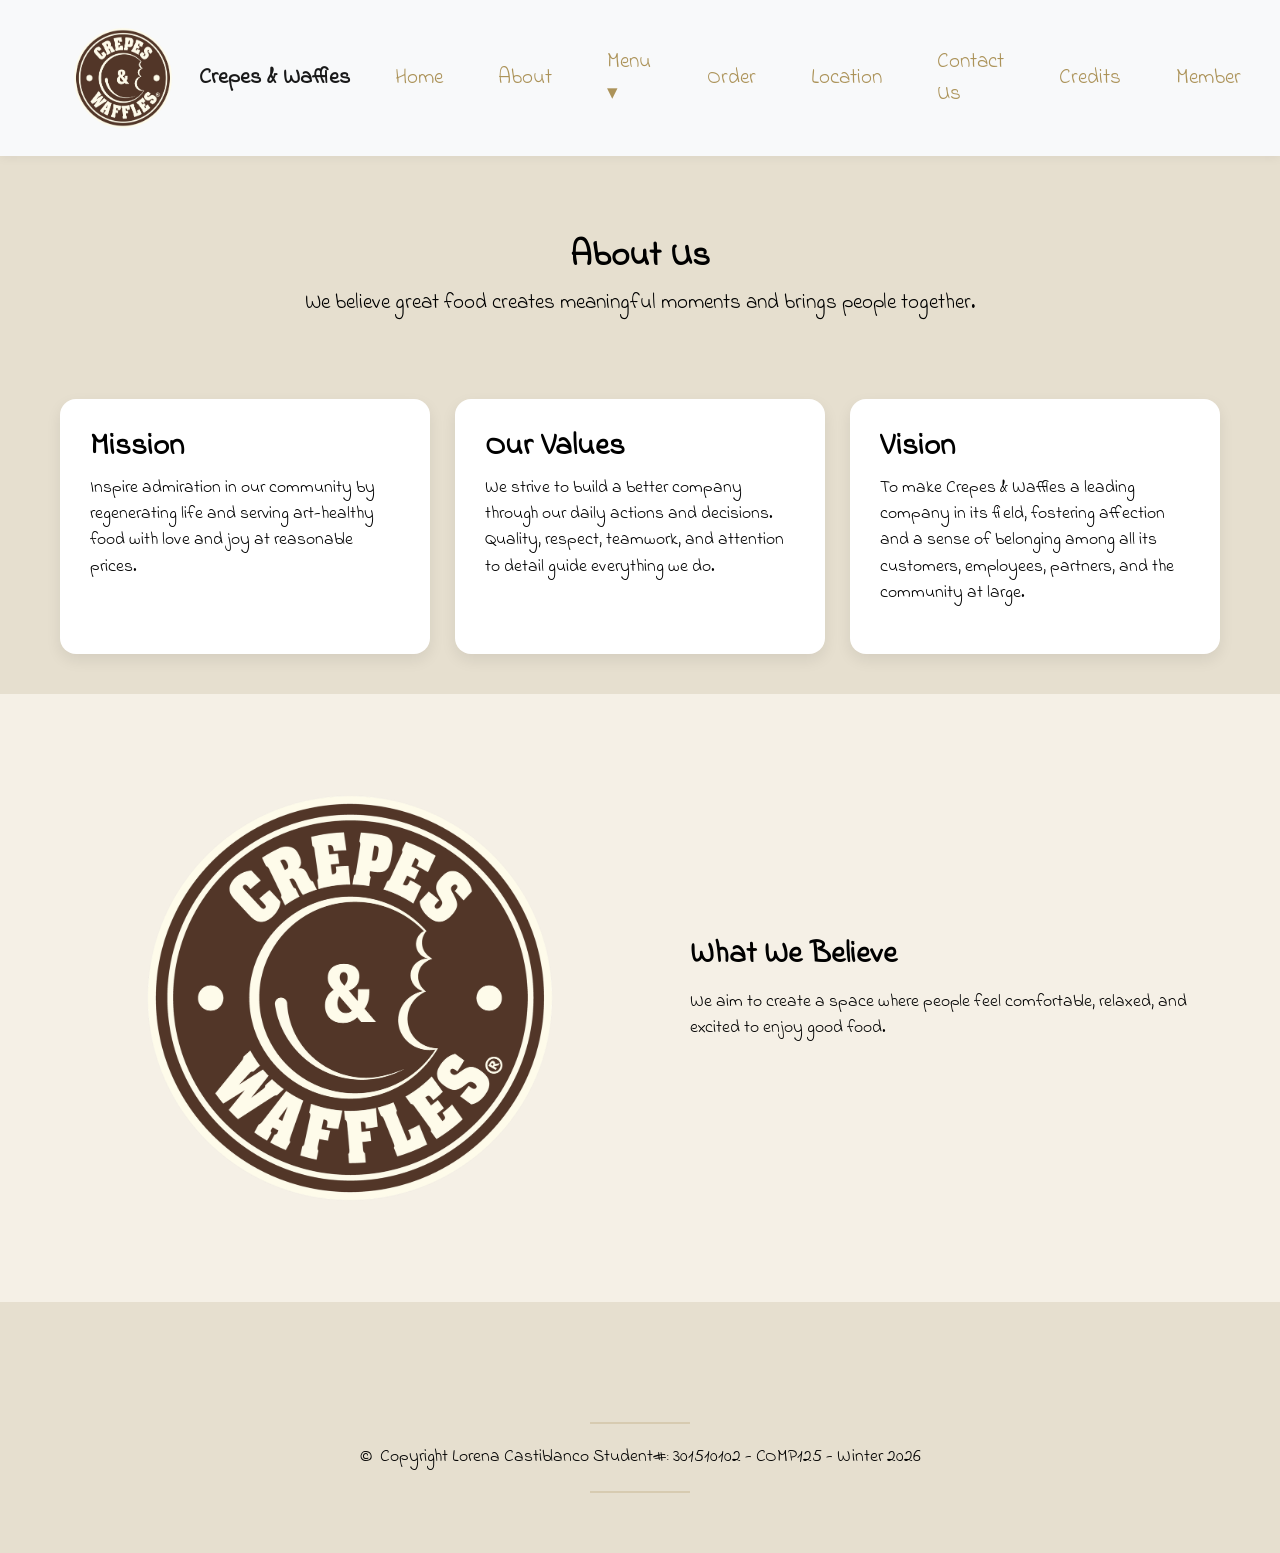
<file: about.html>
<!DOCTYPE html>
<html lang="en">
<head>
    <meta charset="UTF-8">
    <meta name="viewport" content="width=device-width, initial-scale=1.0">
       <link rel="stylesheet" href="styles/bootstrap.css">
    <link rel="stylesheet" href="styles/style.css">
<link rel="preconnect" href="https://fonts.googleapis.com">
<link rel="preconnect" href="https://fonts.gstatic.com" crossorigin>
<link href="https://fonts.googleapis.com/css2?family=Indie+Flower&display=swap" rel="stylesheet">
    <title>Crepes & Waffles</title>
</head>
<body>
   
    <!-- ── Navbar ───────────────────────────────── -->
    <nav class="navbar navbar-expand-md navbar-light bg-light px-xl-5 px-2">
        <a class="navbar-brand" href="index.html">
            <img src="images/crepes_logo.png" alt="logo" width="140" height="110">
            <span><b> Crepes & Waffles</b></span>
        </a>
        <button class="navbar-toggler" type="button" data-toggle="collapse" data-target="#navbarSupportedContent"
            aria-controls="navbarSupportedContent" aria-expanded="false" aria-label="Toggle navigation">
            <span class="navbar-toggler-icon"></span>
        </button>
        <div class="collapse navbar-collapse justify-content-xl-end" id="navbarSupportedContent">
            <div class="nav-item"><a class="nav-link" href="index.html">Home</a></div>
            <div class="nav-item"><a class="nav-link" href="about.html">About</a></div>
            <div class="nav-item dropdown">
                <a class="nav-link" href="#">Menu ▾</a>
                <div class="dropdown-menu">
                    <a class="dropdown-item" href="calendar.html">Calendar</a>
                    <a class="dropdown-item" href="gallery.html">Gallery</a>
                    <a class="dropdown-item" href="menulist.html">Menu List</a>
                    <a class="dropdown-item" href="game.html">Game</a>
                </div>
            </div>
            <div class="nav-item"><a class="nav-link" href="order.html">Order</a></div>
            <div class="nav-item"><a class="nav-link" href="location.html">Location</a></div>
            <div class="nav-item"><a class="nav-link" href="contact.html">Contact Us</a></div>
            <div class="nav-item"><a class="nav-link" href="credits.html">Credits</a></div>
            <div class="nav-item"><a class="nav-link" href="member.html">Member</a></div>
        </div>
    </nav>



<section class="about-intro">
    <div class="container">
        <h2>About Us</h2>
        <p class="intro-text">
            We believe great food creates meaningful moments and brings people together.
        </p>
    </div>
</section>
<section class="about-values">
    <div class="container cards-grid">
        
        <div class="value-card">
            <h3>Mission</h3>
            <p>
                Inspire admiration in our community by regenerating life and serving art-healthy food with love and joy at reasonable prices.
            </p>
        </div>

        <div class="value-card">
            <h3>Our Values</h3>
            <p>
               We strive to build a better company through our daily actions and decisions. Quality, respect, teamwork, and attention to detail guide everything we do.
            </p>
        </div>

        <div class="value-card">
            <h3>Vision</h3>
            <p>
                To make Crepes & Waffles a leading company in its field, fostering affection and a sense of belonging among all its customers, employees, partners, and the community at large.
            </p>
        </div>

    </div>
</section>
<section class="about-highlight">
    <div class="container highlight-flex">

        <img src="images/crepes_logo.png" alt="Restaurant food">

        <div class="highlight-text">
            <h3>What We Believe</h3>
            <p>
                We aim to create a space where people feel comfortable, relaxed,
                and excited to enjoy good food.
            </p>
        </div>

    </div>
</section>   
<footer class="container-fluid">
        <div class="d-flex justify-content-center">
            <div>
                <hr>
                &#169;&nbsp;&nbsp;Copyright Lorena Castiblanco Student#: 301510102 - COMP125 - Winter 2026
                <hr>
            </div>
        </div>
        
    </footer>
        <script src="https://code.jquery.com/jquery-3.2.1.slim.min.js"
        integrity="sha384-KJ3o2DKtIkvYIK3UENzmM7KCkRr/rE9/Qpg6aAZGJwFDMVNA/GpGFF93hXpG5KkN"
        crossorigin="anonymous"></script>
    <script src="https://cdnjs.cloudflare.com/ajax/libs/popper.js/1.12.9/umd/popper.min.js"
        integrity="sha384-ApNbgh9B+Y1QKtv3Rn7W3mgPxhU9K/ScQsAP7hUibX39j7fakFPskvXusvfa0b4Q"
        crossorigin="anonymous"></script>
    <script src="https://maxcdn.bootstrapcdn.com/bootstrap/4.0.0/js/bootstrap.min.js"
        integrity="sha384-JZR6Spejh4U02d8jOt6vLEHfe/JQGiRRSQQxSfFWpi1MquVdAyjUar5+76PVCmYl"
        crossorigin="anonymous"></script> 
</body>
</html>
</file>
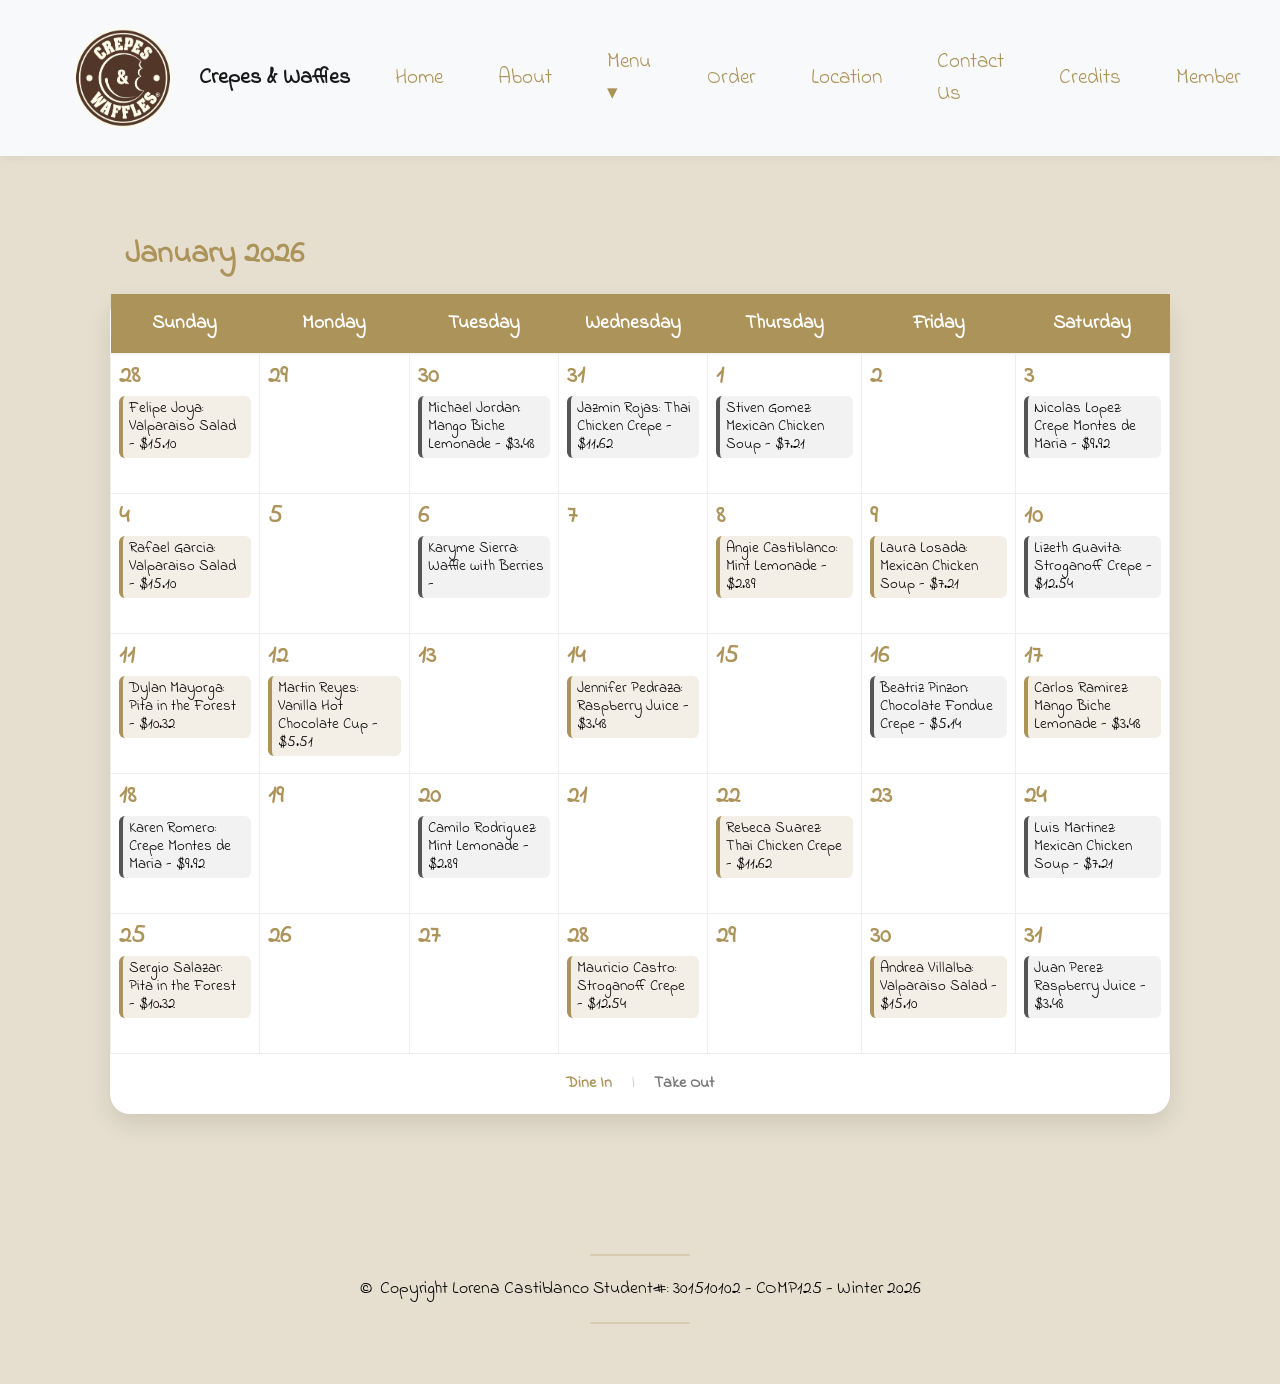
<file: calendar.html>
<!DOCTYPE html>
<html lang="en">
<head>
    <meta charset="UTF-8">
    <meta name="viewport" content="width=device-width, initial-scale=1.0">
    <link rel="stylesheet" href="styles/bootstrap.css">
    <link rel="stylesheet" href="styles/style.css">
    <link rel="stylesheet" href="styles/calendar.css">
<link rel="preconnect" href="https://fonts.googleapis.com">
<link rel="preconnect" href="https://fonts.gstatic.com" crossorigin>
<link href="https://fonts.googleapis.com/css2?family=Indie+Flower&display=swap" rel="stylesheet">
<script src="calendar.js" defer></script>
    <title>Crepes & Waffles</title>
</head>
<body>
    
    <!-- ── Navbar ───────────────────────────────── -->
    <nav class="navbar navbar-expand-md navbar-light bg-light px-xl-5 px-2">
        <a class="navbar-brand" href="index.html">
            <img src="images/crepes_logo.png" alt="logo" width="140" height="110">
            <span><b> Crepes & Waffles</b></span>
        </a>
        <button class="navbar-toggler" type="button" data-toggle="collapse" data-target="#navbarSupportedContent"
            aria-controls="navbarSupportedContent" aria-expanded="false" aria-label="Toggle navigation">
            <span class="navbar-toggler-icon"></span>
        </button>
        <div class="collapse navbar-collapse justify-content-xl-end" id="navbarSupportedContent">
            <div class="nav-item"><a class="nav-link" href="index.html">Home</a></div>
            <div class="nav-item"><a class="nav-link" href="about.html">About</a></div>
            <div class="nav-item dropdown">
                <a class="nav-link" href="#">Menu ▾</a>
                <div class="dropdown-menu">
                    <a class="dropdown-item" href="calendar.html">Calendar</a>
                    <a class="dropdown-item" href="gallery.html">Gallery</a>
                    <a class="dropdown-item" href="menulist.html">Menu List</a>
                    <a class="dropdown-item" href="game.html">Game</a>
                </div>
            </div>
            <div class="nav-item"><a class="nav-link" href="order.html">Order</a></div>
            <div class="nav-item"><a class="nav-link" href="location.html">Location</a></div>
            <div class="nav-item"><a class="nav-link" href="contact.html">Contact Us</a></div>
            <div class="nav-item"><a class="nav-link" href="credits.html">Credits</a></div>
            <div class="nav-item"><a class="nav-link" href="member.html">Member</a></div>
        </div>
    </nav>


<div >
    <article>
         <table >
            <caption>January 2026</caption>
            <thead>
               <tr>
                  <th></th>
                  <th></th>
                  <th></th>
                  <th></th>
                  <th></th>
                  <th></th>
                  <th></th>
               </tr>
            </thead>
            <tbody>
               <tr>
						<td id="2025-12-28"><h1>28</h1></td>
						<td id="2025-12-29"><h1>29</h1></td>
						<td id="2025-12-30"><h1>30</h1></td>
						<td id="2025-12-31"><h1>31</h1></td>
						<td id="2026-1-1"><h1>1</h1></td>
						<td id="2026-1-2"><h1>2</h1></td>	
						<td id="2026-1-3"><h1>3</h1></td>
               </tr>
               <tr>
						<td id="2026-1-4"><h1>4</h1></td>
						<td id="2026-1-5"><h1>5</h1></td>
						<td id="2026-1-6"><h1>6</h1></td>
						<td id="2026-1-7"><h1>7</h1></td>
						<td id="2026-1-8"><h1>8</h1></td>
						<td id="2026-1-9"><h1>9</h1></td>
						<td id="2026-1-10"><h1>10</h1></td>
					</tr>
               <tr>
						<td id="2026-1-11"><h1>11</h1></td>
						<td id="2026-1-12"><h1>12</h1></td>
						<td id="2026-1-13"><h1>13</h1></td>
						<td id="2026-1-14"><h1>14</h1></td>
						<td id="2026-1-15"><h1>15</h1></td>
						<td id="2026-1-16"><h1>16</h1></td>
						<td id="2026-1-17"><h1>17</h1></td>
					</tr>	
               <tr>
						<td id="2026-1-18"><h1>18</h1></td>
						<td id="2026-1-19"><h1>19</h1></td>
						<td id="2026-1-20"><h1>20</h1></td>
						<td id="2026-1-21"><h1>21</h1></td>
						<td id="2026-1-22"><h1>22</h1></td>
						<td id="2026-1-23"><h1>23</h1></td>
						<td id="2026-1-24"><h1>24</h1></td>
					</tr>	
               <tr>
						<td id="2026-1-25"><h1>25</h1></td>
						<td id="2026-1-26"><h1>26</h1></td>
						<td id="2026-1-27"><h1>27</h1></td>
						<td id="2026-1-28"><h1>28</h1></td>
						<td id="2026-1-29"><h1>29</h1></td>
						<td id="2026-1-30"><h1>30</h1></td>
						<td id="2026-1-31"><h1>31</h1></td>
					</tr>					
            </tbody>
				
				<tfoot>
                    <tr>
                        <td colspan="7" class="calendar-legend">
                            <span class="legend-in">Dine In</span>
                            <span class="legend-divider">|</span>
                            <span class="legend-out">Take Out</span>
                        </td>
                    </tr>
                </tfoot>

         </table>
      </article>
   </div>
    
<footer class="container-fluid">
        <div class="d-flex justify-content-center">
            <div>
                <hr>
                &#169;&nbsp;&nbsp;Copyright Lorena Castiblanco Student#: 301510102 - COMP125 - Winter 2026
                <hr>
            </div>
        </div>
        
    </footer>
        <script src="https://code.jquery.com/jquery-3.2.1.slim.min.js"
        integrity="sha384-KJ3o2DKtIkvYIK3UENzmM7KCkRr/rE9/Qpg6aAZGJwFDMVNA/GpGFF93hXpG5KkN"
        crossorigin="anonymous"></script>
    <script src="https://cdnjs.cloudflare.com/ajax/libs/popper.js/1.12.9/umd/popper.min.js"
        integrity="sha384-ApNbgh9B+Y1QKtv3Rn7W3mgPxhU9K/ScQsAP7hUibX39j7fakFPskvXusvfa0b4Q"
        crossorigin="anonymous"></script>
    <script src="https://maxcdn.bootstrapcdn.com/bootstrap/4.0.0/js/bootstrap.min.js"
        integrity="sha384-JZR6Spejh4U02d8jOt6vLEHfe/JQGiRRSQQxSfFWpi1MquVdAyjUar5+76PVCmYl"
        crossorigin="anonymous"></script>
</body>
</html>
</file>
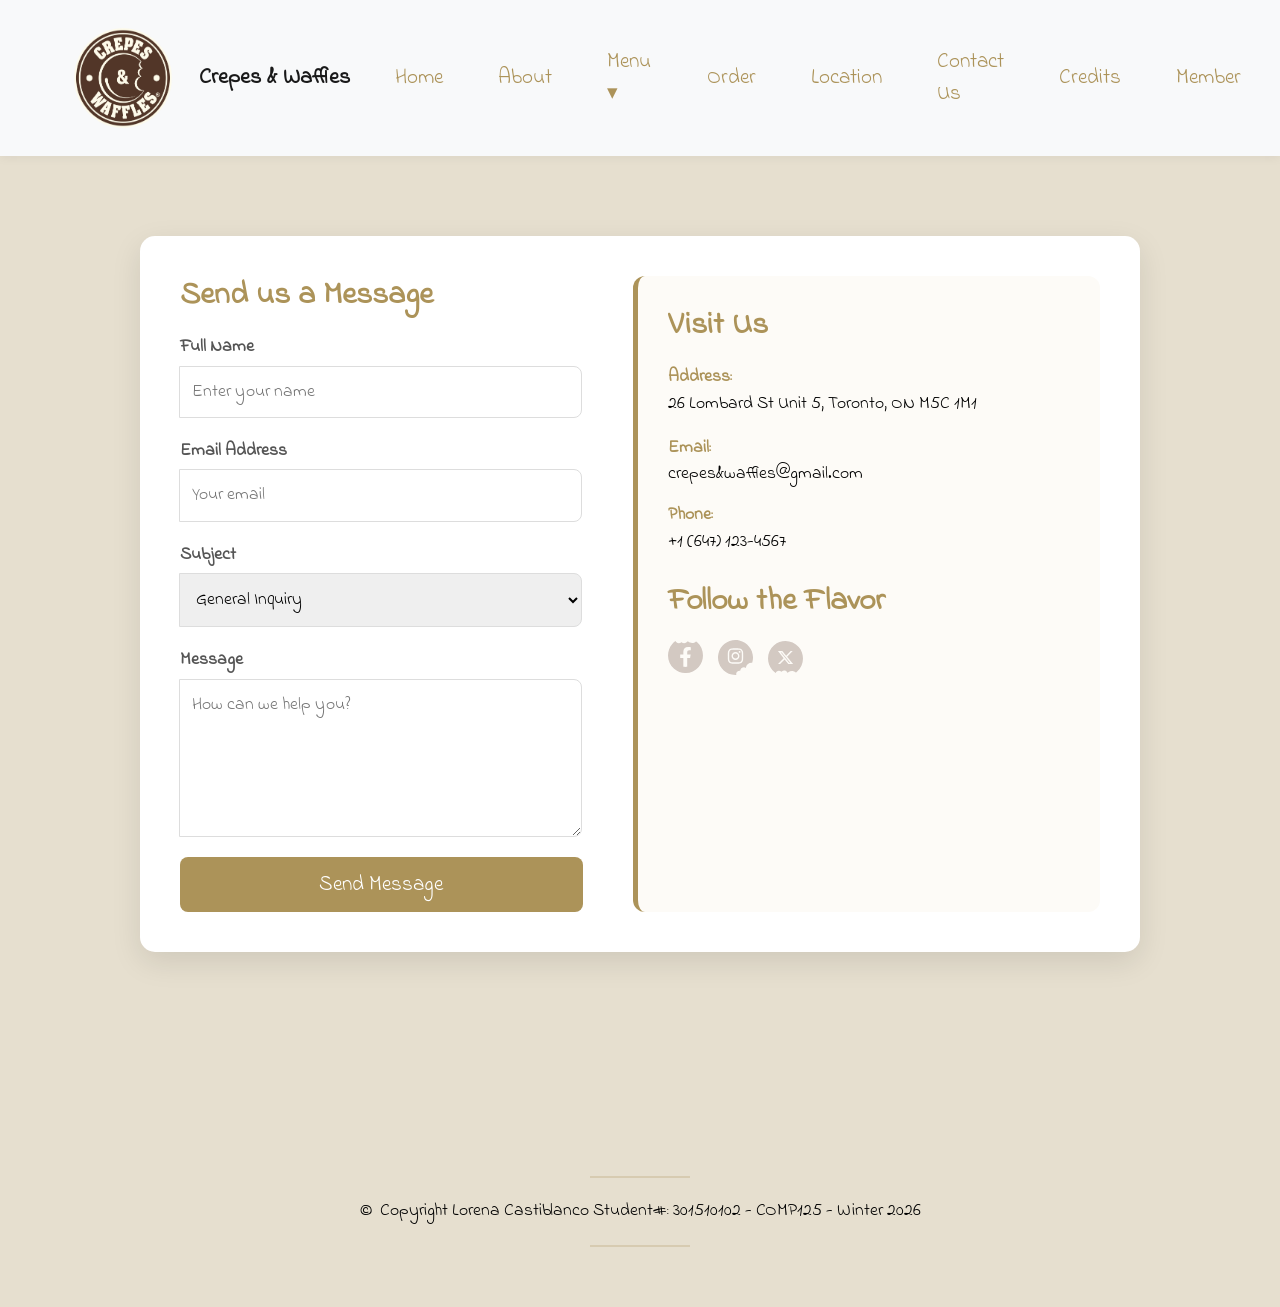
<file: contact.html>
<!DOCTYPE html>
<html lang="en">
<head>
    <meta charset="UTF-8">
    <meta name="viewport" content="width=device-width, initial-scale=1.0">
    <link rel="stylesheet" href="styles/bootstrap.css">
    <link rel="stylesheet" href="styles/style.css">
<link rel="preconnect" href="https://fonts.googleapis.com">
<link rel="preconnect" href="https://fonts.gstatic.com" crossorigin>
<link href="https://fonts.googleapis.com/css2?family=Indie+Flower&display=swap" rel="stylesheet">
    <title>Crepes & Waffles</title>
</head>
<body>
   
    <!-- ── Navbar ───────────────────────────────── -->
    <nav class="navbar navbar-expand-md navbar-light bg-light px-xl-5 px-2">
        <a class="navbar-brand" href="index.html">
            <img src="images/crepes_logo.png" alt="logo" width="140" height="110">
            <span><b> Crepes & Waffles</b></span>
        </a>
        <button class="navbar-toggler" type="button" data-toggle="collapse" data-target="#navbarSupportedContent"
            aria-controls="navbarSupportedContent" aria-expanded="false" aria-label="Toggle navigation">
            <span class="navbar-toggler-icon"></span>
        </button>
        <div class="collapse navbar-collapse justify-content-xl-end" id="navbarSupportedContent">
            <div class="nav-item"><a class="nav-link" href="index.html">Home</a></div>
            <div class="nav-item"><a class="nav-link" href="about.html">About</a></div>
            <div class="nav-item dropdown">
                <a class="nav-link" href="#">Menu ▾</a>
                <div class="dropdown-menu">
                    <a class="dropdown-item" href="calendar.html">Calendar</a>
                    <a class="dropdown-item" href="gallery.html">Gallery</a>
                    <a class="dropdown-item" href="menulist.html">Menu List</a>
                    <a class="dropdown-item" href="game.html">Game</a>
                </div>
            </div>
            <div class="nav-item"><a class="nav-link" href="order.html">Order</a></div>
            <div class="nav-item"><a class="nav-link" href="location.html">Location</a></div>
            <div class="nav-item"><a class="nav-link" href="contact.html">Contact Us</a></div>
            <div class="nav-item"><a class="nav-link" href="credits.html">Credits</a></div>
            <div class="nav-item"><a class="nav-link" href="member.html">Member</a></div>
        </div>
    </nav>

    <section class="contact-section container">
    <div class="contact-wrapper">
        <div class="contact-form-box">
            <h3>Send us a Message</h3>
            <form id="contact-form">
                <div class="input-group">
                    <label>Full Name</label>
                    <input type="text" placeholder="Enter your name" required>
                </div>
                <div class="input-group">
                    <label>Email Address</label>
                    <input type="email" placeholder="Your email" required>
                </div>
                <div class="input-group">
                    <label>Subject</label>
                    <select>
                        <option>General Inquiry</option>
                        <option>Reservation</option>
                        <option>Catering Services</option>
                        <option>Feedback</option>
                    </select>
                </div>
                <div class="input-group">
                    <label>Message</label>
                    <textarea rows="5" placeholder="How can we help you?"></textarea>
                </div>
                <button type="submit" class="btn-submit-order">Send Message</button>
            </form>
        </div>

        <div class="contact-info-box">
            <h3>Visit Us</h3>
            <div class="info-item">
                <strong>Address:</strong>
                <p>26 Lombard St Unit 5, Toronto, ON M5C 1M1</p>
            </div>
            <div class="info-item">
                <strong>Email:</strong>
               <a href="mailto:crepes&waffles@gmail.com">crepes&waffles@gmail.com</a>
            </div>
            <div class="info-item">
                <strong>Phone:</strong>
                <p>+1 (647) 123-4567</p>
            </div>

            <h3 class="mt-4">Follow the Flavor</h3>
            <div class="social-icons">
                <a href="#" >
                    <img src="images/facebook.svg" alt="facebook logo">
                </a>
                <a href="#" >
                    <img src="images/instagram.svg" alt="instagram logo">
                </a>
                <a href="#" >
                    <img src="images/twitter.svg" alt="twitter logo" >
                </a>
               
            </div>
        </div>
    </div>
</section>

<footer class="container-fluid">
        <div class="d-flex justify-content-center">
            <div>
                <hr>
                &#169;&nbsp;&nbsp;Copyright Lorena Castiblanco Student#: 301510102 - COMP125 - Winter 2026
                <hr>
            </div>
        </div>
        
    </footer>
        <script src="https://code.jquery.com/jquery-3.2.1.slim.min.js"
        integrity="sha384-KJ3o2DKtIkvYIK3UENzmM7KCkRr/rE9/Qpg6aAZGJwFDMVNA/GpGFF93hXpG5KkN"
        crossorigin="anonymous"></script>
    <script src="https://cdnjs.cloudflare.com/ajax/libs/popper.js/1.12.9/umd/popper.min.js"
        integrity="sha384-ApNbgh9B+Y1QKtv3Rn7W3mgPxhU9K/ScQsAP7hUibX39j7fakFPskvXusvfa0b4Q"
        crossorigin="anonymous"></script>
    <script src="https://maxcdn.bootstrapcdn.com/bootstrap/4.0.0/js/bootstrap.min.js"
        integrity="sha384-JZR6Spejh4U02d8jOt6vLEHfe/JQGiRRSQQxSfFWpi1MquVdAyjUar5+76PVCmYl"
        crossorigin="anonymous"></script>

</body>
</html>
</file>
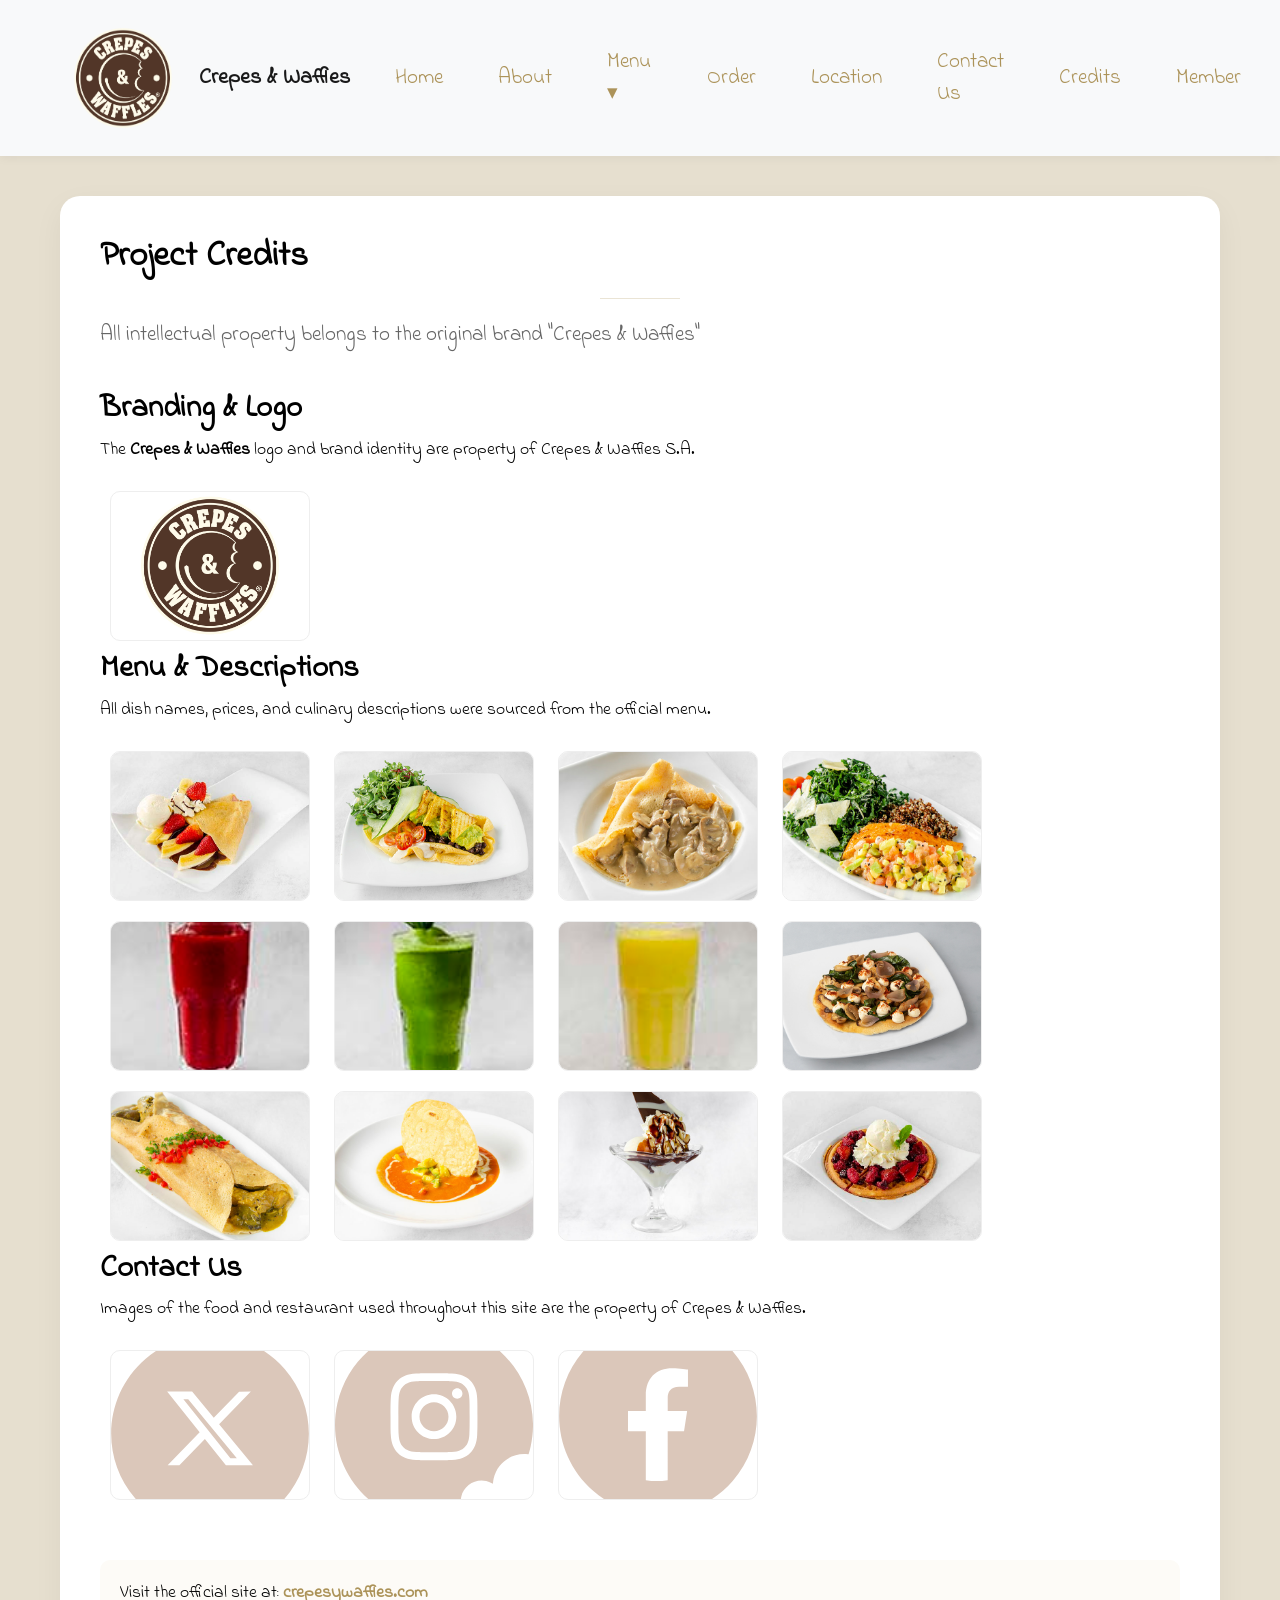
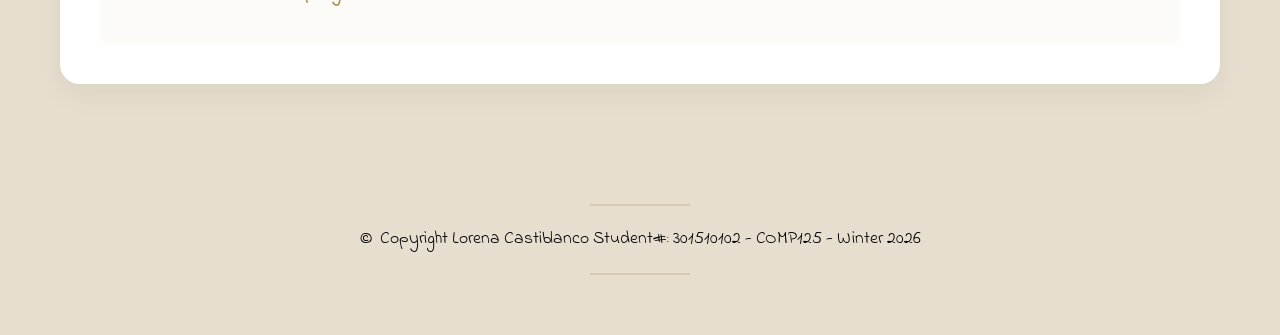
<file: credits.html>
<!DOCTYPE html>
<html lang="en">
<head>
    <meta charset="UTF-8">
    <meta name="viewport" content="width=device-width, initial-scale=1.0">
    <link rel="stylesheet" href="styles/bootstrap.css">
    <link rel="stylesheet" href="styles/style.css">
<link rel="preconnect" href="https://fonts.googleapis.com">
<link rel="preconnect" href="https://fonts.gstatic.com" crossorigin>
<link href="https://fonts.googleapis.com/css2?family=Indie+Flower&display=swap" rel="stylesheet">
    <title>Crepes & Waffles</title>
</head>
<body>
    
    <!-- ── Navbar ───────────────────────────────── -->
    <nav class="navbar navbar-expand-md navbar-light bg-light px-xl-5 px-2">
        <a class="navbar-brand" href="index.html">
            <img src="images/crepes_logo.png" alt="logo" width="140" height="110">
            <span><b> Crepes & Waffles</b></span>
        </a>
        <button class="navbar-toggler" type="button" data-toggle="collapse" data-target="#navbarSupportedContent"
            aria-controls="navbarSupportedContent" aria-expanded="false" aria-label="Toggle navigation">
            <span class="navbar-toggler-icon"></span>
        </button>
        <div class="collapse navbar-collapse justify-content-xl-end" id="navbarSupportedContent">
            <div class="nav-item"><a class="nav-link" href="index.html">Home</a></div>
            <div class="nav-item"><a class="nav-link" href="about.html">About</a></div>
            <div class="nav-item dropdown">
                <a class="nav-link" href="#">Menu ▾</a>
                <div class="dropdown-menu">
                    <a class="dropdown-item" href="calendar.html">Calendar</a>
                    <a class="dropdown-item" href="gallery.html">Gallery</a>
                    <a class="dropdown-item" href="menulist.html">Menu List</a>
                    <a class="dropdown-item" href="game.html">Game</a>
                </div>
            </div>
            <div class="nav-item"><a class="nav-link" href="order.html">Order</a></div>
            <div class="nav-item"><a class="nav-link" href="location.html">Location</a></div>
            <div class="nav-item"><a class="nav-link" href="contact.html">Contact Us</a></div>
            <div class="nav-item"><a class="nav-link" href="credits.html">Credits</a></div>
            <div class="nav-item"><a class="nav-link" href="member.html">Member</a></div>
        </div>
    </nav>


<section class="credits-section container">
    <div class="credits-box">
        <h2 class="indie-flower">Project Credits</h2>
        <hr class="gold-line">
        
        <p class="credits-intro">
            All intellectual property belongs to the original brand "Crepes & Waffles" 
        </p>

        <div class="credits-grid" >
                <h3>Branding & Logo</h3>
                <p>The <strong>Crepes & Waffles</strong> logo and brand identity are property of Crepes & Waffles S.A.</p>
                <a href="https://www.businesscalltoaction.org/member/crepes-waffles" target="_blank">
                    <img src="images/crepes_logo.png" alt="Crepes & Waffles Logo" width="140" height="110">
                </a>
            </div>

            <div class="credits-grid">
                <h3>Menu & Descriptions</h3>
                <p>All dish names, prices, and culinary descriptions were sourced from the official menu.</p>
                <a href="https://domicilios.crepesywaffles.com/catalogo/crepes-waffles/" target="_blank">
                    <img src="images/crepe_chocolate.jpg" alt="Crepes & Waffles Menu CHOCOLATE FONDUE CREPE" width="300">
                    <img src="images/crepe_monte.jpg" alt="Crepes & Waffles CREPE MONTES DE MARÍA" width="300">
                    <img src="images/crepe_stroganof.jpg" alt="Crepes & Waffles Menu STROGANOFF CREPE" width="300">
                    <img src="images/ensalada_valparaiso.jpg" alt="Crepes & Waffles Menu VALPARAÍSO SALAD" width="300">
                    <img src="images/jugo_frambuesa.jpg" alt="Crepes & Waffles Menu RASPBERRY JUICE" width="300">
                    <img src="images/limonada_hierbabuena.jpg" alt="Crepes & Waffles Menu MINT LEMONADE" width="300">
                    <img src="images/limonada_mango.jpg" alt="Crepes & Waffles Menu MANGO LEMONADE" width="300">
                    <img src="images/pita_bosque.jpg" alt="Crepes & Waffles Menu PITA IN THE FOREST" width="300">
                    <img src="images/pollo_thai.jpg" alt="Crepes & Waffles Menu THAI CHICKEN CREPE" width="300">
                    <img src="images/sopa_mexicana.jpg" alt="Crepes & Waffles Menu MEXICAN CHICKEN SOUP" width="300">
                    <img src="images/vainilla_hot.jpg" alt="Crepes & Waffles Menu VANILLA HOT CHOCOLATE CUP" width="300">
                    <img src="images/waffle_frutos.jpg" alt="Crepes & Waffles Menu WAFFLE WITH BERRIES" width="300">
                </a>
            </div>

            <div class="credits-grid">
                <h3>Contact Us</h3>
                <p>Images of the food and restaurant used throughout this site are the property of Crepes & Waffles.</p>
                <a href=https://www.crepesywaffles.com target="_blank">
                    <img src="images/twitter.svg" alt="Crepes & Waffles galeria1" width="140" height="110">
                    <img src="images/instagram.svg" alt="Crepes & Waffles galeria2" width="140" height="110">
                    <img src="images/facebook.svg" alt="Crepes & Waffles galeria3" width="140" height="110">
                </a>
            </div>

        

        <div class="credits-footer">
            <p>Visit the official site at: <a href="https://crepesywaffles.com" target="_blank">crepesywaffles.com</a></p>
        </div>
    </div>
</section>



    <footer class="container-fluid">
        <div class="d-flex justify-content-center">
            <div>
                <hr>
                &#169;&nbsp;&nbsp;Copyright Lorena Castiblanco Student#: 301510102 - COMP125 - Winter 2026
                <hr>
            </div>
        </div>
        
    </footer>
        <script src="https://code.jquery.com/jquery-3.2.1.slim.min.js"
        integrity="sha384-KJ3o2DKtIkvYIK3UENzmM7KCkRr/rE9/Qpg6aAZGJwFDMVNA/GpGFF93hXpG5KkN"
        crossorigin="anonymous"></script>
    <script src="https://cdnjs.cloudflare.com/ajax/libs/popper.js/1.12.9/umd/popper.min.js"
        integrity="sha384-ApNbgh9B+Y1QKtv3Rn7W3mgPxhU9K/ScQsAP7hUibX39j7fakFPskvXusvfa0b4Q"
        crossorigin="anonymous"></script>
    <script src="https://maxcdn.bootstrapcdn.com/bootstrap/4.0.0/js/bootstrap.min.js"
        integrity="sha384-JZR6Spejh4U02d8jOt6vLEHfe/JQGiRRSQQxSfFWpi1MquVdAyjUar5+76PVCmYl"
        crossorigin="anonymous"></script>

</body>
</html>
</file>
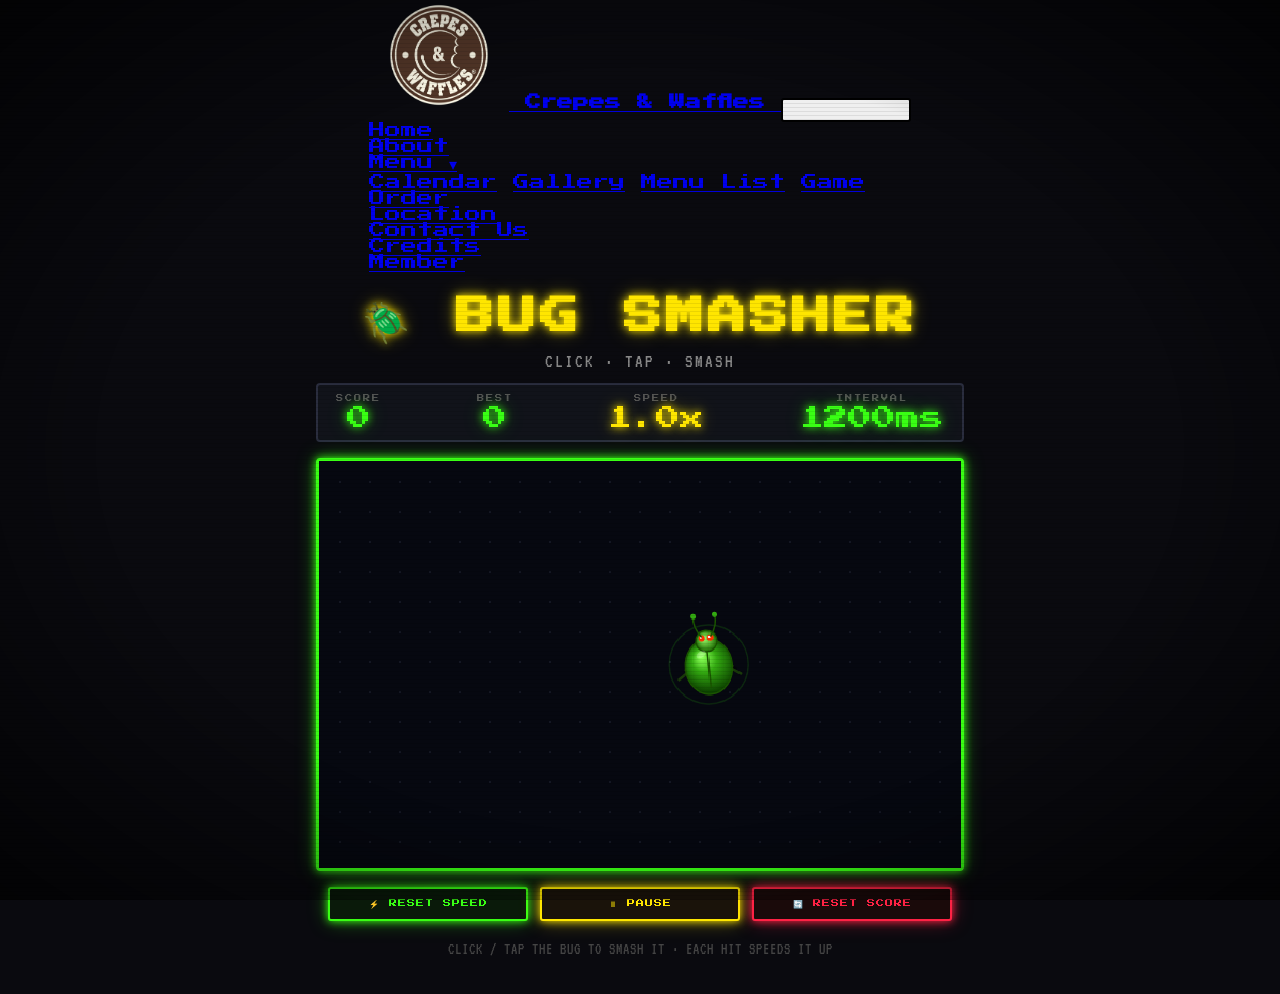
<file: game.html>
<!DOCTYPE html>
<html lang="en">
<head>
<meta charset="UTF-8">
<meta name="viewport" content="width=device-width, initial-scale=1.0">
<title>BUG SMASHER 🪲</title>
<style>
  @import url('https://fonts.googleapis.com/css2?family=Press+Start+2P&family=VT323:wght@400&display=swap');

  :root {
    --green: #39ff14;
    --yellow: #ffe600;
    --red: #ff2244;
    --dark: #0a0a0f;
    --panel: #11131a;
    --border: #2a2d3e;
    --glow-green: 0 0 8px #39ff14, 0 0 20px #39ff1466;
    --glow-yellow: 0 0 8px #ffe600, 0 0 20px #ffe60066;
    --glow-red: 0 0 8px #ff2244, 0 0 20px #ff224466;
  }

  * { margin: 0; padding: 0; box-sizing: border-box; }

  body {
    background: var(--dark);
    color: var(--green);
    font-family: 'Press Start 2P', monospace;
    min-height: 100vh;
    display: flex;
    flex-direction: column;
    align-items: center;
    overflow-x: hidden;
  }

  /* Scanline overlay */
  body::before {
    content: '';
    position: fixed;
    inset: 0;
    background: repeating-linear-gradient(
      to bottom,
      transparent 0px,
      transparent 3px,
      rgba(0,0,0,0.08) 3px,
      rgba(0,0,0,0.08) 4px
    );
    pointer-events: none;
    z-index: 1000;
  }

  /* CRT vignette */
  body::after {
    content: '';
    position: fixed;
    inset: 0;
    background: radial-gradient(ellipse at center, transparent 60%, rgba(0,0,0,0.7) 100%);
    pointer-events: none;
    z-index: 999;
  }

  header {
    text-align: center;
    padding: 28px 20px 12px;
  }

  h1 {
    font-size: clamp(1.4rem, 4vw, 2.4rem);
    color: var(--yellow);
    text-shadow: var(--glow-yellow);
    letter-spacing: 4px;
    animation: flicker 4s infinite;
  }

  .subtitle {
    font-family: 'VT323', monospace;
    font-size: 1.2rem;
    color: #888;
    margin-top: 6px;
    letter-spacing: 2px;
  }

  @keyframes flicker {
    0%, 95%, 100% { opacity: 1; }
    96% { opacity: 0.7; }
    97% { opacity: 1; }
    98% { opacity: 0.5; }
    99% { opacity: 1; }
  }

  .game-wrapper {
    display: flex;
    flex-direction: column;
    align-items: center;
    gap: 16px;
    padding: 0 16px 32px;
    width: 100%;
    max-width: 680px;
  }

  /* HUD */
  .hud {
    display: flex;
    justify-content: space-between;
    align-items: center;
    width: 100%;
    background: var(--panel);
    border: 2px solid var(--border);
    border-radius: 4px;
    padding: 10px 18px;
    gap: 12px;
  }

  .stat {
    display: flex;
    flex-direction: column;
    align-items: center;
    gap: 4px;
  }

  .stat-label {
    font-size: 0.45rem;
    color: #555;
    letter-spacing: 2px;
  }

  .stat-value {
    font-size: clamp(1rem, 3vw, 1.5rem);
    color: var(--green);
    text-shadow: var(--glow-green);
  }

  #speed-value {
    color: var(--yellow);
    text-shadow: var(--glow-yellow);
  }

  /* Canvas */
  .canvas-container {
    position: relative;
    border: 3px solid var(--green);
    border-radius: 4px;
    box-shadow: var(--glow-green), inset 0 0 40px rgba(0,0,0,0.8);
    cursor: crosshair;
    overflow: hidden;
    width: 100%;
  }

  canvas {
    display: block;
    width: 100%;
    height: auto;
    background: #060810;
    image-rendering: pixelated;
  }

  /* Smash flash overlay */
  #flash {
    position: absolute;
    inset: 0;
    background: var(--yellow);
    opacity: 0;
    pointer-events: none;
    border-radius: 2px;
    transition: opacity 0.05s;
  }

  #flash.hit { opacity: 0.15; }

  /* Miss indicator */
  .miss-text {
    position: absolute;
    font-size: 0.7rem;
    color: var(--red);
    text-shadow: var(--glow-red);
    pointer-events: none;
    animation: floatUp 0.7s ease-out forwards;
    font-family: 'VT323', monospace;
    font-size: 1.4rem;
    letter-spacing: 2px;
  }

  .hit-text {
    position: absolute;
    color: var(--yellow);
    text-shadow: var(--glow-yellow);
    pointer-events: none;
    animation: floatUp 0.7s ease-out forwards;
    font-family: 'VT323', monospace;
    font-size: 1.6rem;
    letter-spacing: 2px;
  }

  @keyframes floatUp {
    0%   { opacity: 1; transform: translateY(0) scale(1); }
    100% { opacity: 0; transform: translateY(-40px) scale(0.8); }
  }

  /* Buttons */
  .controls {
    display: flex;
    gap: 12px;
    flex-wrap: wrap;
    justify-content: center;
    width: 100%;
  }

  button {
    font-family: 'Press Start 2P', monospace;
    font-size: 0.5rem;
    letter-spacing: 1px;
    padding: 10px 14px;
    border-radius: 3px;
    border: 2px solid;
    cursor: pointer;
    transition: transform 0.07s, box-shadow 0.07s;
    flex: 1;
    min-width: 130px;
    max-width: 200px;
  }

  button:active { transform: scale(0.95); }

  #btn-speed {
    background: #0a1a0a;
    border-color: var(--green);
    color: var(--green);
    box-shadow: var(--glow-green);
  }
  #btn-speed:hover { background: #0f2b0f; }

  #btn-score {
    background: #1a0a0a;
    border-color: var(--red);
    color: var(--red);
    box-shadow: var(--glow-red);
  }
  #btn-score:hover { background: #2b0f0f; }

  #btn-pause {
    background: #1a130a;
    border-color: var(--yellow);
    color: var(--yellow);
    box-shadow: var(--glow-yellow);
  }
  #btn-pause:hover { background: #2b1f0f; }

  .instructions {
    font-family: 'VT323', monospace;
    font-size: 1rem;
    color: #444;
    text-align: center;
    letter-spacing: 1px;
    line-height: 1.6;
  }

  /* Pause overlay */
  #pause-overlay {
    display: none;
    position: absolute;
    inset: 0;
    background: rgba(0,0,0,0.82);
    align-items: center;
    justify-content: center;
    flex-direction: column;
    gap: 16px;
  }
  #pause-overlay.active { display: flex; }
  #pause-overlay h2 {
    color: var(--yellow);
    text-shadow: var(--glow-yellow);
    font-size: clamp(1rem, 4vw, 1.8rem);
    animation: flicker 3s infinite;
  }
  #pause-overlay p {
    font-family: 'VT323', monospace;
    color: #888;
    font-size: 1.2rem;
    letter-spacing: 2px;
  }
</style>
</head>
<body>

        <nav class="navbar navbar-expand-md navbar-light bg-light px-xl-5 px-2">
        <a class="navbar-brand" href="index.html">
            <img src="images/crepes_logo.png" alt="logo" width="140" height="110">
            <span><b> Crepes & Waffles</b></span>
        </a>
        <button class="navbar-toggler" type="button" data-toggle="collapse" data-target="#navbarSupportedContent"
            aria-controls="navbarSupportedContent" aria-expanded="false" aria-label="Toggle navigation">
            <span class="navbar-toggler-icon"></span>
        </button>
        <div class="collapse navbar-collapse justify-content-xl-end" id="navbarSupportedContent">
            <div class="nav-item"><a class="nav-link" href="index.html">Home</a></div>
            <div class="nav-item"><a class="nav-link" href="about.html">About</a></div>
            <div class="nav-item dropdown">
                <a class="nav-link" href="#">Menu ▾</a>
                <div class="dropdown-menu">
                    <a class="dropdown-item" href="calendar.html">Calendar</a>
                    <a class="dropdown-item" href="gallery.html">Gallery</a>
                    <a class="dropdown-item" href="menulist.html">Menu List</a>
                    <a class="dropdown-item" href="game.html">Game</a>
                </div>
            </div>
            <div class="nav-item"><a class="nav-link" href="order.html">Order</a></div>
            <div class="nav-item"><a class="nav-link" href="location.html">Location</a></div>
            <div class="nav-item"><a class="nav-link" href="contact.html">Contact Us</a></div>
            <div class="nav-item"><a class="nav-link" href="credits.html">Credits</a></div>
            <div class="nav-item"><a class="nav-link" href="member.html">Member</a></div>
        </div>
    </nav>

<header>
  <h1>🪲 BUG SMASHER</h1>
  <div class="subtitle">CLICK · TAP · SMASH</div>
</header>

<div class="game-wrapper">

  <!-- HUD -->
  <div class="hud">
    <div class="stat">
      <div class="stat-label">SCORE</div>
      <div class="stat-value" id="score-display">0</div>
    </div>
    <div class="stat">
      <div class="stat-label">BEST</div>
      <div class="stat-value" id="best-display">0</div>
    </div>
    <div class="stat">
      <div class="stat-label">SPEED</div>
      <div class="stat-value" id="speed-value">1.0x</div>
    </div>
    <div class="stat">
      <div class="stat-label">INTERVAL</div>
      <div class="stat-value" id="interval-display">1200ms</div>
    </div>
  </div>

  <!-- Canvas -->
  <div class="canvas-container" id="canvas-container">
    <canvas id="gameCanvas" width="600" height="380"></canvas>
    <div id="flash"></div>
    <div id="pause-overlay">
      <h2>⏸ PAUSED</h2>
      <p>CLICK RESUME TO CONTINUE</p>
    </div>
  </div>

  <!-- Buttons -->
  <div class="controls">
    <button id="btn-speed">⚡ RESET SPEED</button>
    <button id="btn-pause">⏸ PAUSE</button>
    <button id="btn-score">🔄 RESET SCORE</button>
  </div>

  <div class="instructions">
    CLICK / TAP THE BUG TO SMASH IT · EACH HIT SPEEDS IT UP
  </div>

</div>

<script>
const canvas = document.getElementById('gameCanvas');
const ctx = canvas.getContext('2d');
const W = canvas.width;
const H = canvas.height;

// ── State ──────────────────────────────────────────────────────────────
const INITIAL_INTERVAL = 1200;
const MIN_INTERVAL     = 150;
const SPEED_STEP       = 60;
const BUG_RADIUS       = 26;

let score        = 0;
let best         = parseInt(localStorage.getItem('bugBest') || '0');
let interval     = INITIAL_INTERVAL;
let hopTimer     = null;
let paused       = false;
let bugX         = W / 2;
let bugY         = H / 2;
let bugAngle     = 0;       // for wobble animation
let legPhase     = 0;
let particles    = [];

// ── DOM refs ──────────────────────────────────────────────────────────
const scoreDisplay    = document.getElementById('score-display');
const bestDisplay     = document.getElementById('best-display');
const speedDisplay    = document.getElementById('speed-value');
const intervalDisplay = document.getElementById('interval-display');
const flash           = document.getElementById('flash');
const pauseOverlay    = document.getElementById('pause-overlay');
const container       = document.getElementById('canvas-container');
const btnSpeed        = document.getElementById('btn-speed');
const btnPause        = document.getElementById('btn-pause');
const btnScore        = document.getElementById('btn-score');

// ── Grid dots (background) ──────────────────────────────────────────
const GRID_DOTS = [];
for (let x = 20; x < W; x += 28)
  for (let y = 20; y < H; y += 28)
    GRID_DOTS.push({ x, y });

// ── Particle system ───────────────────────────────────────────────────
function spawnParticles(x, y) {
  const colors = ['#ffe600','#ff2244','#39ff14','#ffffff'];
  for (let i = 0; i < 18; i++) {
    const angle = Math.random() * Math.PI * 2;
    const speed = 1.5 + Math.random() * 4;
    particles.push({
      x, y,
      vx: Math.cos(angle) * speed,
      vy: Math.sin(angle) * speed,
      life: 1,
      decay: 0.03 + Math.random() * 0.04,
      r: 2 + Math.random() * 4,
      color: colors[Math.floor(Math.random() * colors.length)]
    });
  }
}

// ── Bug drawing ───────────────────────────────────────────────────────
function drawBug(x, y, wobble, legP) {
  ctx.save();
  ctx.translate(x, y);
  ctx.rotate(wobble);

  // Shadow
  ctx.beginPath();
  ctx.ellipse(3, 6, BUG_RADIUS * 0.9, 6, 0, 0, Math.PI * 2);
  ctx.fillStyle = 'rgba(0,0,0,0.35)';
  ctx.fill();

  // LEGS (3 per side)
  const legAngles = [-0.4, 0, 0.4];
  const legWave   = Math.sin(legP) * 5;
  legAngles.forEach((a, i) => {
    const flip = (i % 2 === 0) ? 1 : -1;
    const wave = (i === 1) ? -legWave : legWave;
    for (let side of [-1, 1]) {
      ctx.save();
      ctx.rotate(a * side);
      ctx.strokeStyle = '#1a3a0a';
      ctx.lineWidth = 2.5;
      ctx.lineCap = 'round';
      ctx.beginPath();
      ctx.moveTo(side * 12, 0);
      ctx.lineTo(side * 24 + wave * side, 10 + Math.abs(wave) * 0.3);
      ctx.stroke();
      ctx.restore();
    }
  });

  // Body (main ellipse – shiny green carapace)
  const grad = ctx.createRadialGradient(-6, -8, 2, 0, 0, BUG_RADIUS);
  grad.addColorStop(0, '#88ff55');
  grad.addColorStop(0.4, '#33aa11');
  grad.addColorStop(1, '#0d4400');
  ctx.beginPath();
  ctx.ellipse(0, 2, BUG_RADIUS - 4, BUG_RADIUS, 0, 0, Math.PI * 2);
  ctx.fillStyle = grad;
  ctx.fill();
  ctx.strokeStyle = '#1a5500';
  ctx.lineWidth = 1.5;
  ctx.stroke();

  // Wing split line
  ctx.beginPath();
  ctx.moveTo(0, -BUG_RADIUS + 6);
  ctx.lineTo(0, BUG_RADIUS - 4);
  ctx.strokeStyle = '#1a5500';
  ctx.lineWidth = 1.5;
  ctx.stroke();

  // Head
  ctx.beginPath();
  ctx.ellipse(0, -BUG_RADIUS + 4, 10, 10, 0, 0, Math.PI * 2);
  const headGrad = ctx.createRadialGradient(-2, -BUG_RADIUS + 1, 1, 0, -BUG_RADIUS + 4, 10);
  headGrad.addColorStop(0, '#99ff66');
  headGrad.addColorStop(1, '#1a6600');
  ctx.fillStyle = headGrad;
  ctx.fill();
  ctx.strokeStyle = '#1a5500';
  ctx.lineWidth = 1.2;
  ctx.stroke();

  // Eyes
  [[-4, -BUG_RADIUS + 1], [4, -BUG_RADIUS + 1]].forEach(([ex, ey]) => {
    ctx.beginPath();
    ctx.arc(ex, ey, 3, 0, Math.PI * 2);
    ctx.fillStyle = '#ff3300';
    ctx.fill();
    ctx.beginPath();
    ctx.arc(ex - 0.8, ey - 0.8, 1, 0, Math.PI * 2);
    ctx.fillStyle = 'white';
    ctx.fill();
  });

  // Antennae
  for (let s of [-1, 1]) {
    ctx.beginPath();
    ctx.moveTo(s * 4, -BUG_RADIUS + 0);
    ctx.quadraticCurveTo(s * 12, -BUG_RADIUS - 10, s * 10, -BUG_RADIUS - 20);
    ctx.strokeStyle = '#1a5500';
    ctx.lineWidth = 1.5;
    ctx.stroke();
    ctx.beginPath();
    ctx.arc(s * 10, -BUG_RADIUS - 20, 2.5, 0, Math.PI * 2);
    ctx.fillStyle = '#33aa11';
    ctx.fill();
  }

  // Shine spots
  ctx.beginPath();
  ctx.ellipse(-6, -10, 5, 3, -0.5, 0, Math.PI * 2);
  ctx.fillStyle = 'rgba(255,255,255,0.22)';
  ctx.fill();

  ctx.restore();
}

// ── Hop logic ─────────────────────────────────────────────────────────
function hopBug() {
  const margin = BUG_RADIUS + 10;
  bugX = margin + Math.random() * (W - margin * 2);
  bugY = margin + Math.random() * (H - margin * 2);
}

function startHopTimer() {
  clearInterval(hopTimer);
  hopTimer = setInterval(() => {
    if (!paused) hopBug();
  }, interval);
}

// ── Hit detection ─────────────────────────────────────────────────────
function getCanvasXY(e) {
  const rect = canvas.getBoundingClientRect();
  const scaleX = W / rect.width;
  const scaleY = H / rect.height;
  let cx, cy;

  if (e.touches && e.touches.length > 0) {
    cx = (e.touches[0].clientX - rect.left) * scaleX;
    cy = (e.touches[0].clientY - rect.top)  * scaleY;
  } else if (e.changedTouches && e.changedTouches.length > 0) {
    cx = (e.changedTouches[0].clientX - rect.left) * scaleX;
    cy = (e.changedTouches[0].clientY - rect.top)  * scaleY;
  } else {
    cx = (e.clientX - rect.left) * scaleX;
    cy = (e.clientY - rect.top)  * scaleY;
  }
  return { x: cx, y: cy };
}

function handleSmash(e) {
  e.preventDefault();
  if (paused) return;

  const { x, y } = getCanvasXY(e);
  const dx = x - bugX, dy = y - bugY;
  const dist = Math.sqrt(dx * dx + dy * dy);

  if (dist < BUG_RADIUS + 10) {
    // HIT!
    score++;
    if (score > best) {
      best = score;
      localStorage.setItem('bugBest', best);
    }
    interval = Math.max(MIN_INTERVAL, interval - SPEED_STEP);
    startHopTimer();
    hopBug();
    spawnParticles(bugX, bugY);
    showFloating(bugX, bugY, '+1 SMASH!', 'hit-text');
    flashScreen();
    updateHUD();
  } else {
    // MISS
    showFloating(x, y, 'MISS!', 'miss-text');
  }
}

// ── Flash ─────────────────────────────────────────────────────────────
function flashScreen() {
  flash.classList.add('hit');
  setTimeout(() => flash.classList.remove('hit'), 80);
}

// ── Floating text ─────────────────────────────────────────────────────
function showFloating(x, y, text, cls) {
  const rect = container.getBoundingClientRect();
  const cRect = canvas.getBoundingClientRect();
  const scaleX = cRect.width / W;
  const scaleY = cRect.height / H;

  const el = document.createElement('div');
  el.className = cls;
  el.textContent = text;
  el.style.left = (cRect.left - rect.left + x * scaleX - 30) + 'px';
  el.style.top  = (cRect.top  - rect.top  + y * scaleY - 20) + 'px';
  container.appendChild(el);
  setTimeout(() => el.remove(), 750);
}

// ── HUD update ─────────────────────────────────────────────────────────
function updateHUD() {
  scoreDisplay.textContent    = score;
  bestDisplay.textContent     = best;
  intervalDisplay.textContent = interval + 'ms';
  const mult = (INITIAL_INTERVAL / interval).toFixed(1);
  speedDisplay.textContent    = mult + 'x';
}

// ── Buttons ───────────────────────────────────────────────────────────
btnSpeed.addEventListener('click', () => {
  interval = INITIAL_INTERVAL;
  startHopTimer();
  updateHUD();
});

btnScore.addEventListener('click', () => {
  score = 0;
  interval = INITIAL_INTERVAL;
  startHopTimer();
  hopBug();
  updateHUD();
});

btnPause.addEventListener('click', () => {
  paused = !paused;
  pauseOverlay.classList.toggle('active', paused);
  btnPause.textContent = paused ? '▶ RESUME' : '⏸ PAUSE';
});

// ── Events ─────────────────────────────────────────────────────────────
canvas.addEventListener('click',      handleSmash, { passive: false });
canvas.addEventListener('touchstart', handleSmash, { passive: false });
canvas.addEventListener('pointerdown', e => {
  if (e.pointerType !== 'mouse') return; // avoid double-fire with touch
}, { passive: false });

// ── Render loop ───────────────────────────────────────────────────────
let last = 0;
function render(ts) {
  const dt = ts - last;
  last = ts;

  if (!paused) {
    legPhase += dt * 0.008;
    bugAngle  = Math.sin(ts * 0.003) * 0.12;
  }

  // Clear
  ctx.clearRect(0, 0, W, H);

  // Background
  ctx.fillStyle = '#060810';
  ctx.fillRect(0, 0, W, H);

  // Grid dots
  ctx.fillStyle = '#1a1d2a';
  GRID_DOTS.forEach(d => {
    ctx.beginPath();
    ctx.arc(d.x, d.y, 1, 0, Math.PI * 2);
    ctx.fill();
  });

  // Particles
  particles = particles.filter(p => p.life > 0);
  particles.forEach(p => {
    p.x += p.vx;
    p.y += p.vy;
    p.vy += 0.15;
    p.life -= p.decay;
    ctx.globalAlpha = Math.max(0, p.life);
    ctx.beginPath();
    ctx.arc(p.x, p.y, p.r, 0, Math.PI * 2);
    ctx.fillStyle = p.color;
    ctx.fill();
  });
  ctx.globalAlpha = 1;

  // Bug target ring (pulsing)
  const pulse = 0.5 + 0.5 * Math.sin(ts * 0.004);
  ctx.beginPath();
  ctx.arc(bugX, bugY, BUG_RADIUS + 10 + pulse * 6, 0, Math.PI * 2);
  ctx.strokeStyle = `rgba(57,255,20,${0.1 + pulse * 0.15})`;
  ctx.lineWidth = 1.5;
  ctx.stroke();

  // Bug
  drawBug(bugX, bugY, bugAngle, legPhase);

  requestAnimationFrame(render);
}

// ── Init ──────────────────────────────────────────────────────────────
updateHUD();
hopBug();
startHopTimer();
requestAnimationFrame(render);
</script>
</body>
</html>
</file>
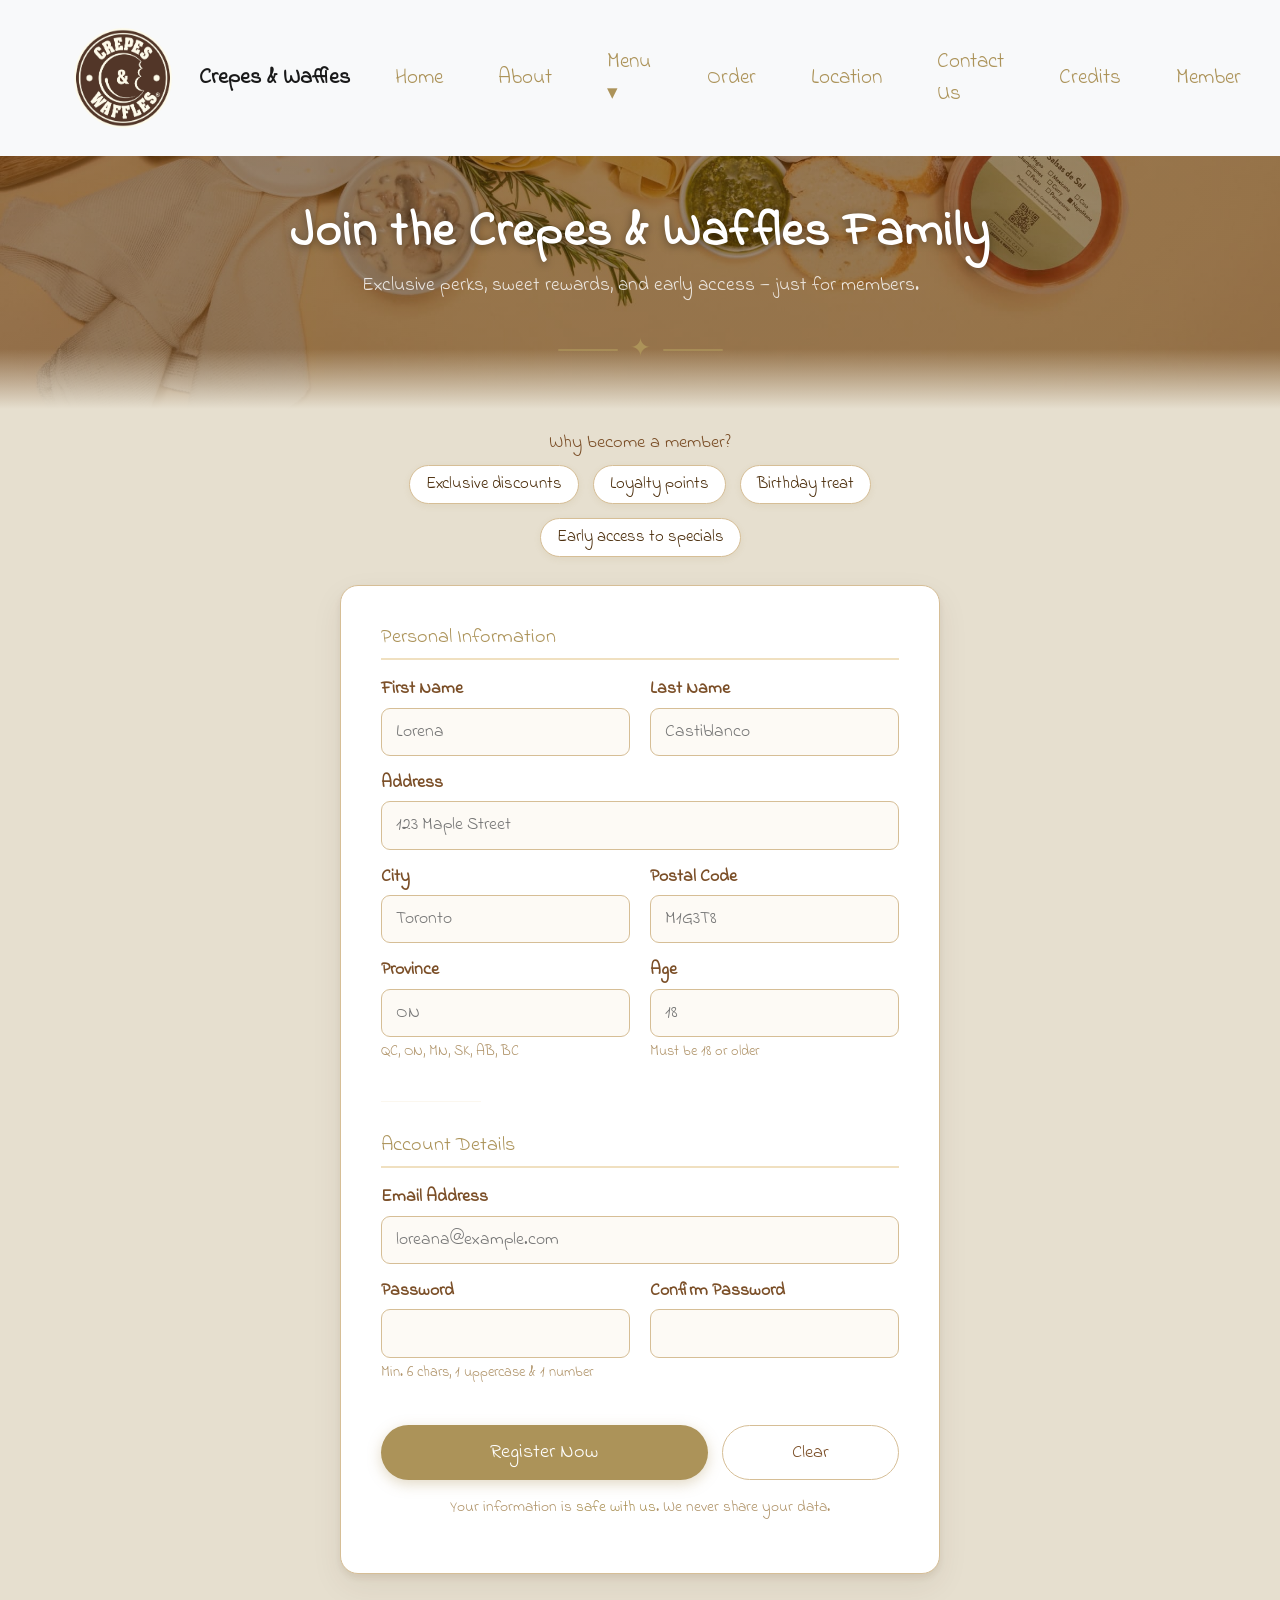
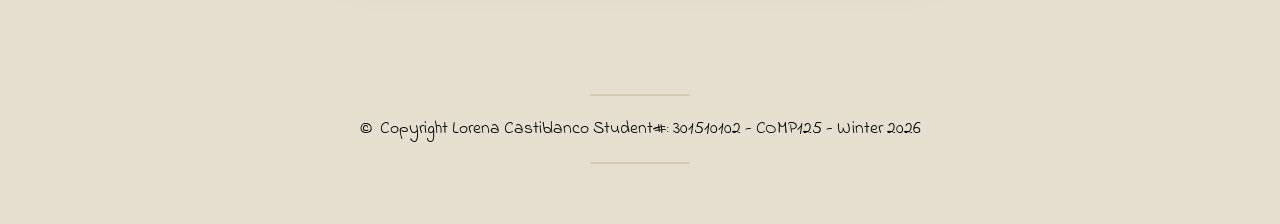
<file: member.html>
<!DOCTYPE html>
<html lang="en">
<head>
    <meta charset="UTF-8">
    <meta name="viewport" content="width=device-width, initial-scale=1.0">
    <link rel="stylesheet" href="styles/bootstrap.css">
    <link rel="stylesheet" href="styles/style.css">
    <link rel="stylesheet" href="styles/member.css">
    <link rel="preconnect" href="https://fonts.googleapis.com">
    <link rel="preconnect" href="https://fonts.gstatic.com" crossorigin>
    <link href="https://fonts.googleapis.com/css2?family=Indie+Flower&display=swap" rel="stylesheet">
    <script src="member.js" defer></script>
    <script src="memberquery.js" defer></script>
    <title>Crepes & Waffles — Become a Member</title>
</head>
<body>
    <nav class="navbar navbar-expand-md navbar-light bg-light px-xl-5 px-2">
        <a class="navbar-brand" href="index.html">
            <img src="images/crepes_logo.png" alt="logo" width="140" height="110">
            <span><b> Crepes & Waffles</b></span>
        </a>
        <button class="navbar-toggler" type="button" data-toggle="collapse" data-target="#navbarSupportedContent"
            aria-controls="navbarSupportedContent" aria-expanded="false" aria-label="Toggle navigation">
            <span class="navbar-toggler-icon"></span>
        </button>
        <div class="collapse navbar-collapse justify-content-xl-end" id="navbarSupportedContent">
            <div class="nav-item"><a class="nav-link" href="index.html">Home</a></div>
            <div class="nav-item"><a class="nav-link" href="about.html">About</a></div>
            <div class="nav-item dropdown">
                <a class="nav-link" href="#">Menu ▾</a>
                <div class="dropdown-menu">
                    <a class="dropdown-item" href="calendar.html">Calendar</a>
                    <a class="dropdown-item" href="gallery.html">Gallery</a>
                    <a class="dropdown-item" href="menulist.html">Menu List</a>
                    <a class="dropdown-item" href="game.html">Game</a>
                </div>
            </div>
            <div class="nav-item"><a class="nav-link" href="order.html">Order</a></div>
            <div class="nav-item"><a class="nav-link" href="location.html">Location</a></div>
            <div class="nav-item"><a class="nav-link" href="contact.html">Contact Us</a></div>
            <div class="nav-item"><a class="nav-link" href="credits.html">Credits</a></div>
            <div class="nav-item"><a class="nav-link" href="member.html">Member</a></div>
        </div>
    </nav>

    <div class="member-banner">
        <h2>Join the Crepes & Waffles Family</h2>
        <p class="banner-sub">Exclusive perks, sweet rewards, and early access — just for members.</p>
        <div class="gold-rule">
            <span></span>
            <em>✦</em>
            <span></span>
        </div>
    </div>

    <p class="member-subtitle">Why become a member?</p>
    <div class="member-benefits">
        <div class="benefit-chip">Exclusive discounts</div>
        <div class="benefit-chip">Loyalty points</div>
        <div class="benefit-chip">Birthday treat</div>
        <div class="benefit-chip">Early access to specials</div>
    </div>

    <!-- method="get" makes the browser append form data to the URL as a query string -->
    <form id="registrationForm" method="get" onsubmit="return validateForm(event)">

        <p class="form-section-label">Personal Information</p>

        <div class="form-cols">
            <div class="form-row">
                <label for="firstName">First Name</label>
                <input type="text" id="firstName" name="firstName" placeholder="Lorena" required>
            </div>
            <div class="form-row">
                <label for="lastName">Last Name</label>
                <input type="text" id="lastName" name="lastName" placeholder="Castiblanco" required>
            </div>
        </div>

        <div class="form-row">
            <label for="address">Address</label>
            <input type="text" id="address" name="address" placeholder="123 Maple Street" required>
        </div>

        <div class="form-cols">
            <div class="form-row">
                <label for="city">City</label>
                <input type="text" id="city" name="city" placeholder="Toronto" required>
            </div>
            <div class="form-row">
                <label for="postalCode">Postal Code</label>
                <input type="text" id="postalCode" name="postalCode" placeholder="M1G3T8" maxlength="6" required>
            </div>
        </div>

        <div class="form-cols">
            <div class="form-row">
                <label for="province">Province</label>
                <input type="text" id="province" name="province" placeholder="ON" maxlength="2" required>
                <span class="field-hint">QC, ON, MN, SK, AB, BC</span>
            </div>
            <div class="form-row">
                <label for="age">Age</label>
                <input type="number" id="age" name="age" placeholder="18" min="18" required>
                <span class="field-hint">Must be 18 or older</span>
            </div>
        </div>

        <hr class="form-divider">

        <p class="form-section-label">Account Details</p>

        <div class="form-row">
            <label for="email">Email Address</label>
            <input type="email" id="email" name="email" placeholder="loreana@example.com" required>
        </div>

        <div class="form-cols">
            <div class="form-row">
                <label for="password">Password</label>
                <input type="password" id="password" name="password" required>
                <span class="field-hint">Min. 6 chars, 1 uppercase &amp; 1 number</span>
            </div>
            <div class="form-row">
                <label for="confirmPassword">Confirm Password</label>
                <input type="password" id="confirmPassword" name="confirmPassword" required>
            </div>
        </div>

        <div class="form-actions">
            <input type="submit" value="Register Now" id="subButton">
            <input type="reset" value="Clear">
        </div>

        <p class="privacy-note">Your information is <span>safe with us</span>. We never share your data.</p>

    </form>

    <div class="modal fade" id="confirmModal" tabindex="-1" role="dialog" aria-hidden="true">
  <div class="modal-dialog modal-dialog-centered" role="document">
    <div class="modal-content" style="border-radius: 18px; border: 2px solid #d6be96;">
      <div class="modal-header" style="background: #fdfaf4; border-bottom: 1px solid #f0e0c0;">
        <h5 class="modal-title" style="font-family: 'Indie Flower', cursive; color: #AC9359;">Review Your Details</h5>
        <button type="button" class="close" data-dismiss="modal" aria-label="Close">
          <span aria-hidden="true">&times;</span>
        </button>
      </div>
      <div class="modal-body" id="contactInfo" style="font-family: 'Indie Flower', cursive; color: #4a2c0a;">
        </div>
      <div class="modal-footer" style="background: #fdfaf4; border-top: 1px solid #f0e0c0;">
     <button type="button" class="btn btn-secondary" data-dismiss="modal"  onclick="document.getElementById('firstName').focus();" 
        style="border-radius: 50px;">Edit</button>
        <button type="button" id="signupBtn" class="btn" style="background: #AC9359; color: white; border-radius: 50px; padding: 8px 25px;">Confirm & Save</button>
      </div>
    </div>
  </div>
</div>
    <footer class="container-fluid">
        <div class="d-flex justify-content-center">
            <div>
                <hr>
                &#169;&nbsp;&nbsp;Copyright Lorena Castiblanco Student#: 301510102 - COMP125 - Winter 2026
                <hr>
            </div>
        </div>
    </footer>

    <script src="https://code.jquery.com/jquery-3.2.1.slim.min.js"
        integrity="sha384-KJ3o2DKtIkvYIK3UENzmM7KCkRr/rE9/Qpg6aAZGJwFDMVNA/GpGFF93hXpG5KkN"
        crossorigin="anonymous"></script>
    <script src="https://cdnjs.cloudflare.com/ajax/libs/popper.js/1.12.9/umd/popper.min.js"
        integrity="sha384-ApNbgh9B+Y1QKtv3Rn7W3mgPxhU9K/ScQsAP7hUibX39j7fakFPskvXusvfa0b4Q"
        crossorigin="anonymous"></script>
    <script src="https://maxcdn.bootstrapcdn.com/bootstrap/4.0.0/js/bootstrap.min.js"
        integrity="sha384-JZR6Spejh4U02d8jOt6vLEHfe/JQGiRRSQQxSfFWpi1MquVdAyjUar5+76PVCmYl"
        crossorigin="anonymous"></script>
        
        <script>
        $(document).ready(function() {
            if (window.location.search) {
                $('#confirmModal').modal('show');
            }
        });
    </script>

</body>
</html>
</file>
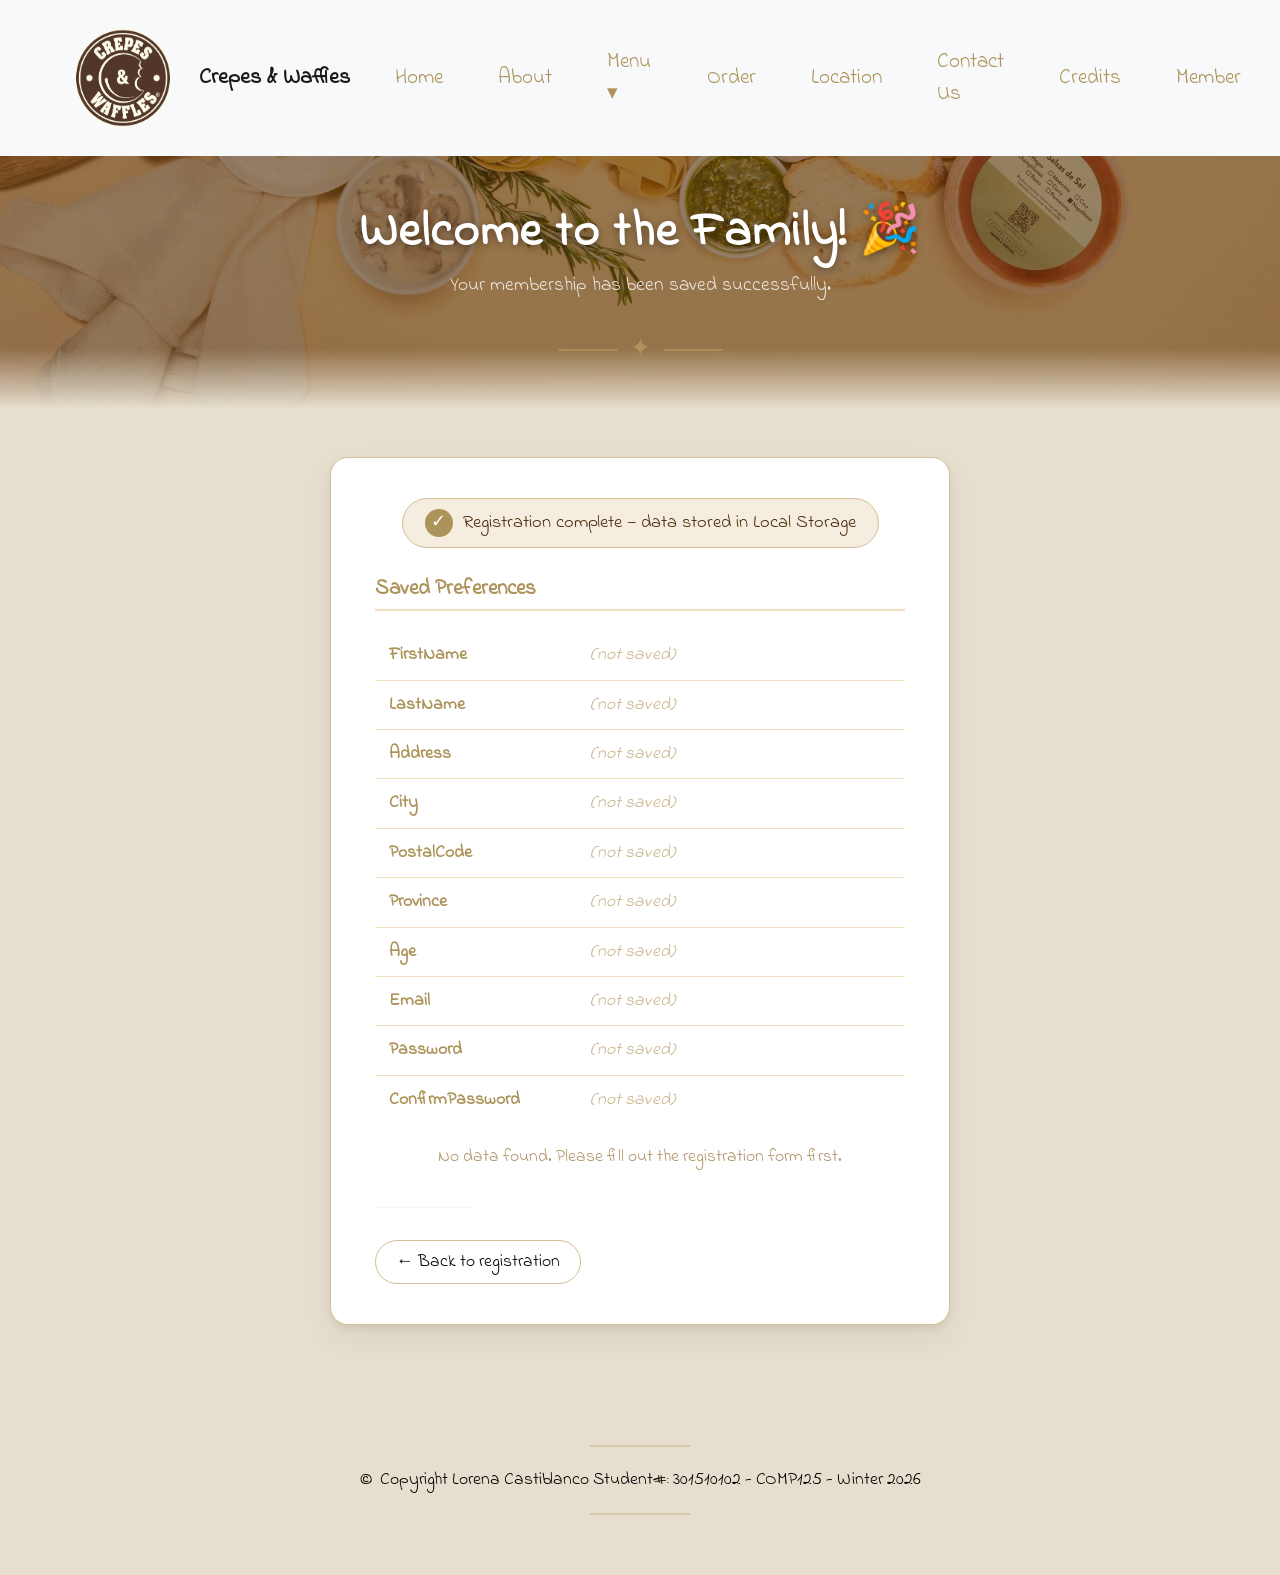
<file: memberconfirm.html>
<!DOCTYPE html>
<html lang="en">
<head>
    <meta charset="UTF-8">
    <meta name="viewport" content="width=device-width, initial-scale=1.0">
    <link rel="stylesheet" href="styles/bootstrap.css">
    <link rel="stylesheet" href="styles/style.css">
    <link rel="stylesheet" href="styles/member.css">
    <link rel="preconnect" href="https://fonts.googleapis.com">
    <link rel="preconnect" href="https://fonts.gstatic.com" crossorigin>
    <link href="https://fonts.googleapis.com/css2?family=Indie+Flower&display=swap" rel="stylesheet">
    <title>Crepes & Waffles — Welcome, Member!</title>
    <style>
        /* ── Confirmation card ───────────────────────── */
        .confirm-card {
            background: #ffffff;
            border: 1px solid #d6be96;
            border-radius: 18px;
            box-shadow:
                0 4px 6px rgba(74,44,10,0.08),
                0 12px 32px rgba(74,44,10,0.07);
            max-width: 620px;
            margin: 48px auto;
            padding: 40px 44px;
            animation: fadeUp 0.5s ease both;
        }

        @keyframes fadeUp {
            from { opacity: 0; transform: translateY(24px); }
            to   { opacity: 1; transform: translateY(0); }
        }

        /* ── Success badge ───────────────────────────── */
        .success-badge {
            display: flex;
            align-items: center;
            justify-content: center;
            gap: 10px;
            background: #f5ede0;
            border: 1.5px solid #d6be96;
            border-radius: 50px;
            padding: 10px 22px;
            width: fit-content;
            margin: 0 auto 28px;
        }

        .success-badge .check {
            width: 28px;
            height: 28px;
            background: #AC9359;
            border-radius: 50%;
            display: flex;
            align-items: center;
            justify-content: center;
            color: white;
            font-size: 1rem;
            flex-shrink: 0;
        }

        .success-badge span {
            font-family: 'Indie Flower', cursive;
            color: #4a2c0a;
            font-size: 1.05rem;
        }

        /* ── Card heading ────────────────────────────── */
        .confirm-card h3 {
            font-family: 'Indie Flower', cursive;
            font-size: 1.2rem;
            color: #AC9359;
            border-bottom: 2px solid #f0e0c0;
            padding-bottom: 8px;
            margin: 0 0 20px;
        }

        /* ── prefTable ───────────────────────────────── */
        #prefTable {
            width: 100%;
            border-collapse: collapse;
            font-family: 'Indie Flower', cursive;
        }

        #prefTable tr {
            border-bottom: 1px solid #f0e0c0;
            transition: background 0.15s;
        }

        #prefTable tr:last-child {
            border-bottom: none;
        }

        #prefTable tr:hover {
            background: #fdfaf4;
        }

        #prefTable td {
            padding: 11px 14px;
            font-size: 1rem;
            vertical-align: middle;
        }

        /* key column */
        #prefTable td:first-child {
            color: #AC9359;
            font-weight: bold;
            width: 38%;
            text-transform: capitalize;
        }

        /* value column */
        #prefTable td:last-child {
            color: #4a2c0a;
        }

        /* null / empty values */
        #prefTable td.empty-val {
            color: #c9b48a;
            font-style: italic;
        }

        /* ── Divider ─────────────────────────────────── */
        .confirm-divider {
            border: none;
            height: 2px;
            background: #f0e0c0;
            margin: 28px 0;
        }

        /* ── Back link ───────────────────────────────── */
        .back-link {
            display: inline-flex;
            align-items: center;
            gap: 6px;
            font-family: 'Indie Flower', cursive;
            font-size: 1rem;
            color: #AC9359;
            text-decoration: none;
            border: 1.5px solid #d6be96;
            border-radius: 50px;
            padding: 8px 20px;
            transition: background 0.2s, border-color 0.2s;
            margin-top: 4px;
        }

        .back-link:hover {
            background: #f5ede0;
            border-color: #AC9359;
            color: #4a2c0a;
        }

        /* ── No-data notice ──────────────────────────── */
        .no-data {
            text-align: center;
            font-family: 'Indie Flower', cursive;
            color: #b0946a;
            font-size: 1rem;
            padding: 20px 0 8px;
        }
    </style>
</head>
<body>

    <nav class="navbar navbar-expand-md navbar-light bg-light px-xl-5 px-2">
        <a class="navbar-brand" href="index.html">
            <img src="images/crepes_logo.png" alt="logo" width="140" height="110">
            <span><b> Crepes & Waffles</b></span>
        </a>
        <button class="navbar-toggler" type="button" data-toggle="collapse" data-target="#navbarSupportedContent"
            aria-controls="navbarSupportedContent" aria-expanded="false" aria-label="Toggle navigation">
            <span class="navbar-toggler-icon"></span>
        </button>
        <div class="collapse navbar-collapse justify-content-xl-end" id="navbarSupportedContent">
            <div class="nav-item"><a class="nav-link" href="index.html">Home</a></div>
            <div class="nav-item"><a class="nav-link" href="about.html">About</a></div>
            <div class="nav-item dropdown">
                <a class="nav-link" href="#">Menu ▾</a>
                <div class="dropdown-menu">
                    <a class="dropdown-item" href="calendar.html">Calendar</a>
                    <a class="dropdown-item" href="gallery.html">Gallery</a>
                    <a class="dropdown-item" href="menulist.html">Menu List</a>
                    <a class="dropdown-item" href="game.html">Game</a>
                </div>
            </div>
            <div class="nav-item"><a class="nav-link" href="order.html">Order</a></div>
            <div class="nav-item"><a class="nav-link" href="location.html">Location</a></div>
            <div class="nav-item"><a class="nav-link" href="contact.html">Contact Us</a></div>
            <div class="nav-item"><a class="nav-link" href="credits.html">Credits</a></div>
            <div class="nav-item"><a class="nav-link" href="member.html">Member</a></div>
        </div>
    </nav>

    <!-- Banner reuses your existing member-banner styles -->
    <div class="member-banner">
        <h2>Welcome to the Family! 🎉</h2>
        <p class="banner-sub">Your membership has been saved successfully.</p>
        <div class="gold-rule">
            <span></span>
            <em>✦</em>
            <span></span>
        </div>
    </div>

    <div class="confirm-card">

        <div class="success-badge">
            <div class="check">✓</div>
            <span>Registration complete — data stored in Local Storage</span>
        </div>

        <h3>Saved Preferences</h3>

        <!-- Professor's exact code reads from localStorage and builds this table -->
        <table id="prefTable"></table>

        <hr class="confirm-divider">

        <a class="back-link" href="member.html">← Back to registration</a>

    </div>

    <footer class="container-fluid">
        <div class="d-flex justify-content-center">
            <div>
                <hr>
                &#169;&nbsp;&nbsp;Copyright Lorena Castiblanco Student#: 301510102 - COMP125 - Winter 2026
                <hr>
            </div>
        </div>
    </footer>

    <script>
        "use strict";

        // Professor's exact code — reads from localStorage and builds the table
        let keys = ["firstName", "lastName", "address", "city", "postalCode",
                    "province", "age", "email", "password", "confirmPassword"];

        for (let item of keys) {
            let newRow = document.createElement("tr");

            let keyCell = document.createElement("td");
            keyCell.textContent = item;
            newRow.appendChild(keyCell);

            let keyValue = document.createElement("td");
            let stored = localStorage.getItem(item);

            // Hide password values for security; show (not saved) if null
            if (item === "password" || item === "confirmPassword") {
                keyValue.textContent = stored ? "••••••••" : "(not saved)";
                keyValue.classList.add("empty-val");
            } else if (stored === null || stored === "") {
                keyValue.textContent = "(not saved)";
                keyValue.classList.add("empty-val");
            } else {
                keyValue.textContent = stored;
            }

            newRow.appendChild(keyValue);
            document.getElementById("prefTable").appendChild(newRow);
        }

        // If nothing is in localStorage at all, show a helpful notice
        if (localStorage.length === 0) {
            let notice = document.createElement("p");
            notice.className = "no-data";
            notice.textContent = "No data found. Please fill out the registration form first.";
            document.getElementById("prefTable").insertAdjacentElement("afterend", notice);
        }
    </script>

    <script src="https://code.jquery.com/jquery-3.2.1.slim.min.js"
        integrity="sha384-KJ3o2DKtIkvYIK3UENzmM7KCkRr/rE9/Qpg6aAZGJwFDMVNA/GpGFF93hXpG5KkN"
        crossorigin="anonymous"></script>
    <script src="https://cdnjs.cloudflare.com/ajax/libs/popper.js/1.12.9/umd/popper.min.js"
        integrity="sha384-ApNbgh9B+Y1QKtv3Rn7W3mgPxhU9K/ScQsAP7hUibX39j7fakFPskvXusvfa0b4Q"
        crossorigin="anonymous"></script>
    <script src="https://maxcdn.bootstrapcdn.com/bootstrap/4.0.0/js/bootstrap.min.js"
        integrity="sha384-JZR6Spejh4U02d8jOt6vLEHfe/JQGiRRSQQxSfFWpi1MquVdAyjUar5+76PVCmYl"
        crossorigin="anonymous"></script>
</body>
</html>
</file>
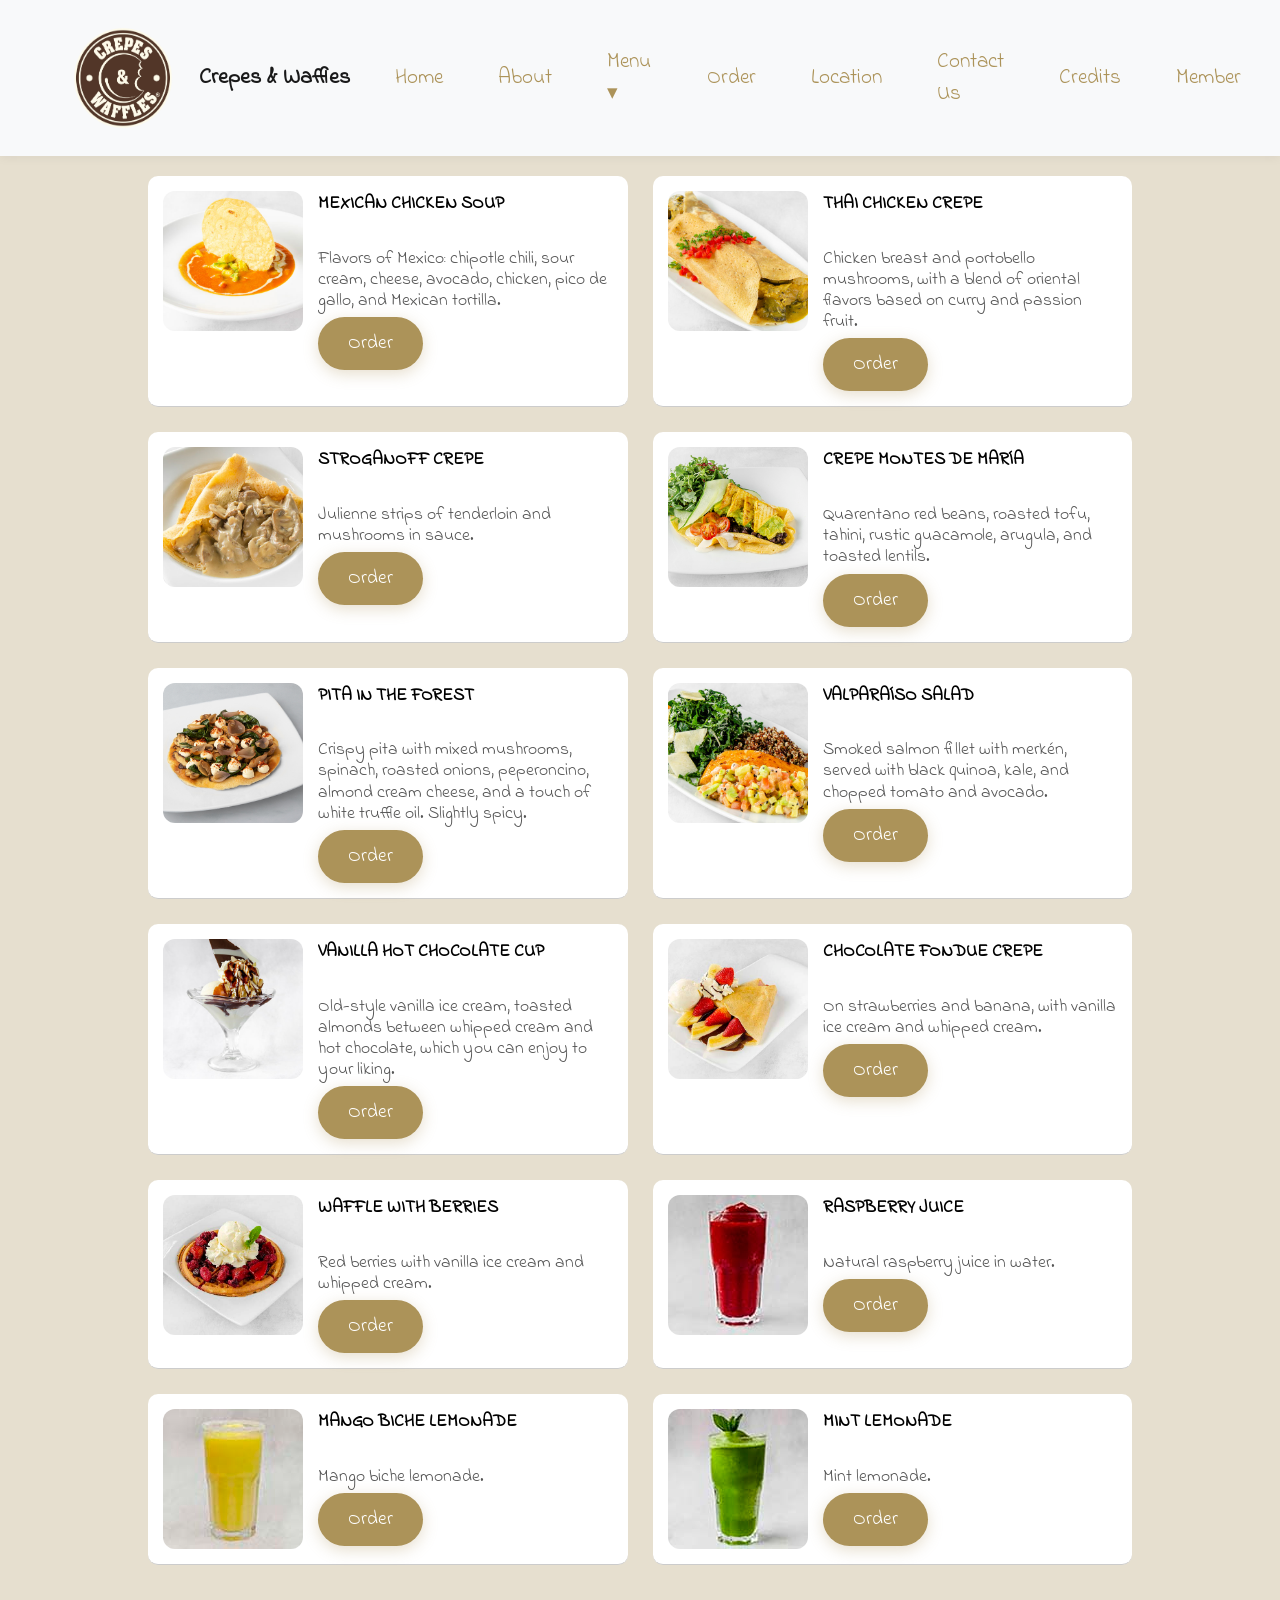
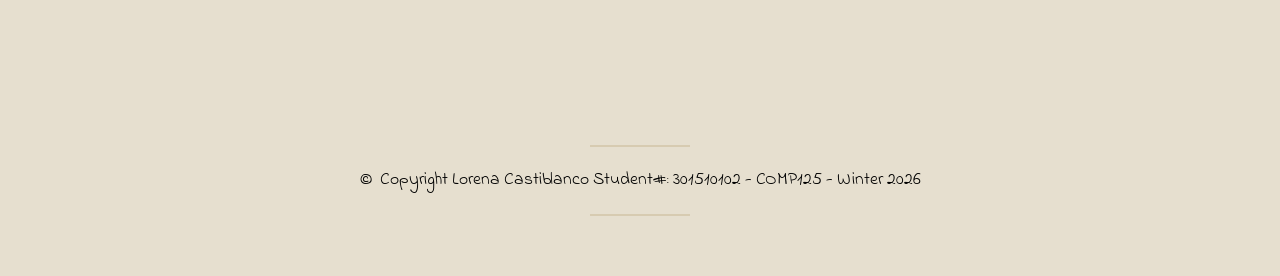
<file: menulist.html>
<!DOCTYPE html>
<html lang="en">
<head>
    <meta charset="UTF-8">
    <meta name="viewport" content="width=device-width, initial-scale=1.0">
    <link rel="stylesheet" href="styles/bootstrap.css">
    <link rel="stylesheet" href="styles/style.css">
<link rel="preconnect" href="https://fonts.googleapis.com">
<link rel="preconnect" href="https://fonts.gstatic.com" crossorigin>
<link href="https://fonts.googleapis.com/css2?family=Indie+Flower&display=swap" rel="stylesheet">
    <title>Crepes & Waffles</title>
</head>
<body>
    
    <!-- ── Navbar ───────────────────────────────── -->
    <nav class="navbar navbar-expand-md navbar-light bg-light px-xl-5 px-2">
        <a class="navbar-brand" href="index.html">
            <img src="images/crepes_logo.png" alt="logo" width="140" height="110">
            <span><b> Crepes & Waffles</b></span>
        </a>
        <button class="navbar-toggler" type="button" data-toggle="collapse" data-target="#navbarSupportedContent"
            aria-controls="navbarSupportedContent" aria-expanded="false" aria-label="Toggle navigation">
            <span class="navbar-toggler-icon"></span>
        </button>
        <div class="collapse navbar-collapse justify-content-xl-end" id="navbarSupportedContent">
            <div class="nav-item"><a class="nav-link" href="index.html">Home</a></div>
            <div class="nav-item"><a class="nav-link" href="about.html">About</a></div>
            <div class="nav-item dropdown">
                <a class="nav-link" href="#">Menu ▾</a>
                <div class="dropdown-menu">
                    <a class="dropdown-item" href="calendar.html">Calendar</a>
                    <a class="dropdown-item" href="gallery.html">Gallery</a>
                    <a class="dropdown-item" href="menulist.html">Menu List</a>
                    <a class="dropdown-item" href="game.html">Game</a>
                </div>
            </div>
            <div class="nav-item"><a class="nav-link" href="order.html">Order</a></div>
            <div class="nav-item"><a class="nav-link" href="location.html">Location</a></div>
            <div class="nav-item"><a class="nav-link" href="contact.html">Contact Us</a></div>
            <div class="nav-item"><a class="nav-link" href="credits.html">Credits</a></div>
            <div class="nav-item"><a class="nav-link" href="member.html">Member</a></div>
        </div>
    </nav>

<section class="menu-grid">
        
        <div class="menu-card">
            <div class="imageOverlay" data-content="$7.21">
                <a href="order.html">
                    <img src="images/sopa_mexicana.jpg" alt="Picture of Mexican Chicken Soup"
                        class="img-fluid propertiesImage">
                </a>
            </div>
            <div class="col-xl-6">
                <div class="d-flex d justify-content-between mb-lg-4">
                
                    <div><b>
                        MEXICAN CHICKEN SOUP
                    </b></div>
                 
                </div>
                <p>
                    Flavors of Mexico: chipotle chili, sour cream, cheese, avocado, chicken, pico de gallo, and Mexican tortilla.
                </p>
                <div>
                    <form style="display: inline" action="order.html" method="get">
                       <button class="btn btn-primary btn-custom-gold">Order</button>
                    </form>
                </div>
            </div>
        </div>




        <div class="menu-card">
            <div class="imageOverlay" data-content="$11.62">
                <a href="order.html">
                    <img src="images/pollo_thai.jpg" alt="Picture of Thai Chicken Crepe"
                        class="img-fluid propertiesImage">
                </a>
            </div>
            
            <div class="col-xl-6">
                <div class="d-flex d justify-content-between mb-lg-4">

                    <div><b>
                        THAI CHICKEN CREPE
                    </b></div>

                </div>
                <p>
                    Chicken breast and portobello mushrooms, with a blend of oriental flavors based on curry and passion fruit.
                </p>
                <div>
                    <form style="display: inline" action="order.html" method="get">
                        <button class="btn btn-primary btn-custom-gold">Order</button>
                    </form>
                </div>
            </div>
        </div>
        
        <div class="menu-card">
            <div class="imageOverlay" data-content="$12.54">
                <a href="order.html">
                    <img src="images/crepe_stroganof.jpg" alt="Picture of Stroganoff Crepe"
                        class="img-fluid propertiesImage">
                </a>
            </div>
            <div class="col-xl-6">
                <div class="d-flex d justify-content-between mb-lg-4">
                 
                    <div><b>STROGANOFF CREPE</b></div>  
                </div>
                <p>
                    Julienne strips of tenderloin and mushrooms in sauce.          
                </p>
                <div>
                    <form style="display: inline" action="order.html" method="get">
                        <button class="btn btn-primary btn-custom-gold">Order</button>
                    </form>
                </div>
            </div>
        </div>

        <div class="menu-card">
            <div class="imageOverlay" data-content="$9.92">
                <a href="order.html">
                    <img src="images/crepe_monte.jpg" alt="Picture of Crepe Montes de María"
                        class="img-fluid propertiesImage">
                </a>
            </div>
            <div class="col-xl-6">
                <div class="d-flex d justify-content-between mb-lg-4">
                 
                    <div><b>CREPE MONTES DE MARÍA</b></div>  
                </div>
                <p>
                    Quarentano red beans, roasted tofu, tahini, rustic guacamole, arugula, and toasted lentils.        
                </p>
                <div>
                    <form style="display: inline" action="order.html" method="get">
                        <button class="btn btn-primary btn-custom-gold">Order</button>
                    </form>
                </div>
            </div>
        </div>

        <div class="menu-card">
            <div class="imageOverlay" data-content="$10.32">
                <a href="order.html">
                    <img src="images/pita_bosque.jpg" alt="Picture of Pita in the Forest"
                        class="img-fluid propertiesImage">
                </a>
            </div>
            <div class="col-xl-6">
                <div class="d-flex d justify-content-between mb-lg-4">
                 
                    <div><b>PITA IN THE FOREST</b></div>  
                </div>
                <p>
                    Crispy pita with mixed mushrooms, spinach, roasted onions, peperoncino, almond cream cheese, and a touch of white truffle oil. Slightly spicy.         
                </p>
                <div>
                    <form style="display: inline" action="order.html" method="get">
                        <button class="btn btn-primary btn-custom-gold">Order</button>
                    </form>
                </div>
            </div>
        </div>

       <div class="menu-card">
            <div class="imageOverlay" data-content="$15.10">
                <a href="order.html">
                    <img src="images/ensalada_valparaiso.jpg" alt="Picture of Valparaíso Salad"
                        class="img-fluid propertiesImage">
                </a>
            </div>
            <div class="col-xl-6">
                <div class="d-flex d justify-content-between mb-lg-4">
                 
                    <div><b>VALPARAÍSO SALAD</b></div>  
                </div>
                <p>
                    Smoked salmon fillet with merkén, served with black quinoa, kale, and chopped tomato and avocado.          
                </p>
                <div>
                    <form style="display: inline" action="order.html" method="get">
                        <button class="btn btn-primary btn-custom-gold">Order</button>
                    </form>
                </div>
            </div>
        </div>

        <div class="menu-card">
            <div class="imageOverlay" data-content="$5.51">
                <a href="order.html">
                    <img src="images/vainilla_hot.jpg" alt="Picture of Vanilla Hot Chocolate Cup"
                        class="img-fluid propertiesImage">
                </a>
            </div>
            <div class="col-xl-6">
                <div class="d-flex d justify-content-between mb-lg-4">
                 
                    <div><b>VANILLA HOT CHOCOLATE CUP</b></div>  
                </div>
                <p>
                    Old-style vanilla ice cream, toasted almonds between whipped cream and hot chocolate, which you can enjoy to your liking.
                </p>
                <div>
                    <form style="display: inline" action="order.html" method="get">
                        <button class="btn btn-primary btn-custom-gold">Order</button>
                    </form>
                </div>
            </div>
        </div>

           <div class="menu-card">
            <div class="imageOverlay" data-content="$5.14">
                <a href="order.html">
                    <img src="images/crepe_chocolate.jpg" alt="Picture of Chocolate Fondue Crepe"
                        class="img-fluid propertiesImage">
                </a>
            </div>
            <div class="col-xl-6">
                <div class="d-flex d justify-content-between mb-lg-4">
                 
                    <div><b>CHOCOLATE FONDUE CREPE</b></div>  
                </div>
                <p>
                    On strawberries and banana, with vanilla ice cream and whipped cream.
                </p>
                <div>
                    <form style="display: inline" action="order.html" method="get">
                        <button class="btn btn-primary btn-custom-gold">Order</button>
                    </form>
                </div>
            </div>
        </div>

        <div class="menu-card">
            <div class="imageOverlay" data-content="$5.51">
                <a href="order.html">
                    <img src="images/waffle_frutos.jpg" alt="Picture of Waffle with Berries"
                        class="img-fluid propertiesImage">
                </a>
            </div>
            <div class="col-xl-6">
                <div class="d-flex d justify-content-between mb-lg-4">
                 
                    <div><b>WAFFLE WITH BERRIES</b></div>  
                </div>
                <p>
                    Red berries with vanilla ice cream and whipped cream.
                </p>
                <div>
                    <form style="display: inline" action="order.html" method="get">
                        <button class="btn btn-primary btn-custom-gold">Order</button>
                    </form>
                </div>
            </div>
        </div>

        <div class="menu-card">
            <div class="imageOverlay" data-content="$3.48">
                <a href="order.html">
                    <img src="images/jugo_frambuesa.jpg" alt="Picture of Raspberry Juice"
                        class="img-fluid propertiesImage">
                </a>
            </div>
            <div class="col-xl-6">
                <div class="d-flex d justify-content-between mb-lg-4">
                 
                    <div><b>RASPBERRY JUICE</b></div>  
                </div>
                <p>
                    Natural raspberry juice in water.
                </p>
                <div>
                    <form style="display: inline" action="order.html" method="get">
                        <button class="btn btn-primary btn-custom-gold">Order</button>
                    </form>
                </div>
            </div>
        </div>

        <div class="menu-card">
            <div class="imageOverlay" data-content="$3.48">
                <a href="order.html">
                    <img src="images/limonada_mango.jpg" alt="Picture of Mango Biche Lemonade"
                        class="img-fluid propertiesImage">
                </a>
            </div>
            <div class="col-xl-6">
                <div class="d-flex d justify-content-between mb-lg-4">
                 
                    <div><b>MANGO BICHE LEMONADE</b></div>  
                </div>
                <p>
                    Mango biche lemonade.
                </p>
                <div>
                    <form style="display: inline" action="order.html" method="get">
                        <button class="btn btn-primary btn-custom-gold">Order</button>
                    </form>
                </div>
            </div>
        </div>

        <div class="menu-card">
            <div class="imageOverlay" data-content="$2.89">
                <a href="order.html">
                    <img src="images/limonada_hierbabuena.jpg" alt="Picture of Mint Lemonade"
                        class="img-fluid propertiesImage">
                </a>
            </div>
            <div class="col-xl-6">
                <div class="d-flex d justify-content-between mb-lg-4">
                 
                    <div><b>MINT LEMONADE</b></div>  
                </div>
                <p>
                    Mint lemonade.
                </p>
                <div>
                    <form style="display: inline" action="order.html" method="get">
                        <button class="btn btn-primary btn-custom-gold">Order</button>
                    </form>
                </div>
            </div>
        </div>
    </section>

    <footer class="container-fluid">
        <div class="d-flex justify-content-center">
            <div>
                <hr>
                &#169;&nbsp;&nbsp;Copyright Lorena Castiblanco Student#: 301510102 - COMP125 - Winter 2026
                <hr>
            </div>
        </div>
        
    </footer>
        <script src="https://code.jquery.com/jquery-3.2.1.slim.min.js"
        integrity="sha384-KJ3o2DKtIkvYIK3UENzmM7KCkRr/rE9/Qpg6aAZGJwFDMVNA/GpGFF93hXpG5KkN"
        crossorigin="anonymous"></script>
    <script src="https://cdnjs.cloudflare.com/ajax/libs/popper.js/1.12.9/umd/popper.min.js"
        integrity="sha384-ApNbgh9B+Y1QKtv3Rn7W3mgPxhU9K/ScQsAP7hUibX39j7fakFPskvXusvfa0b4Q"
        crossorigin="anonymous"></script>
    <script src="https://maxcdn.bootstrapcdn.com/bootstrap/4.0.0/js/bootstrap.min.js"
        integrity="sha384-JZR6Spejh4U02d8jOt6vLEHfe/JQGiRRSQQxSfFWpi1MquVdAyjUar5+76PVCmYl"
        crossorigin="anonymous"></script>
    
</body>
</html>
</file>
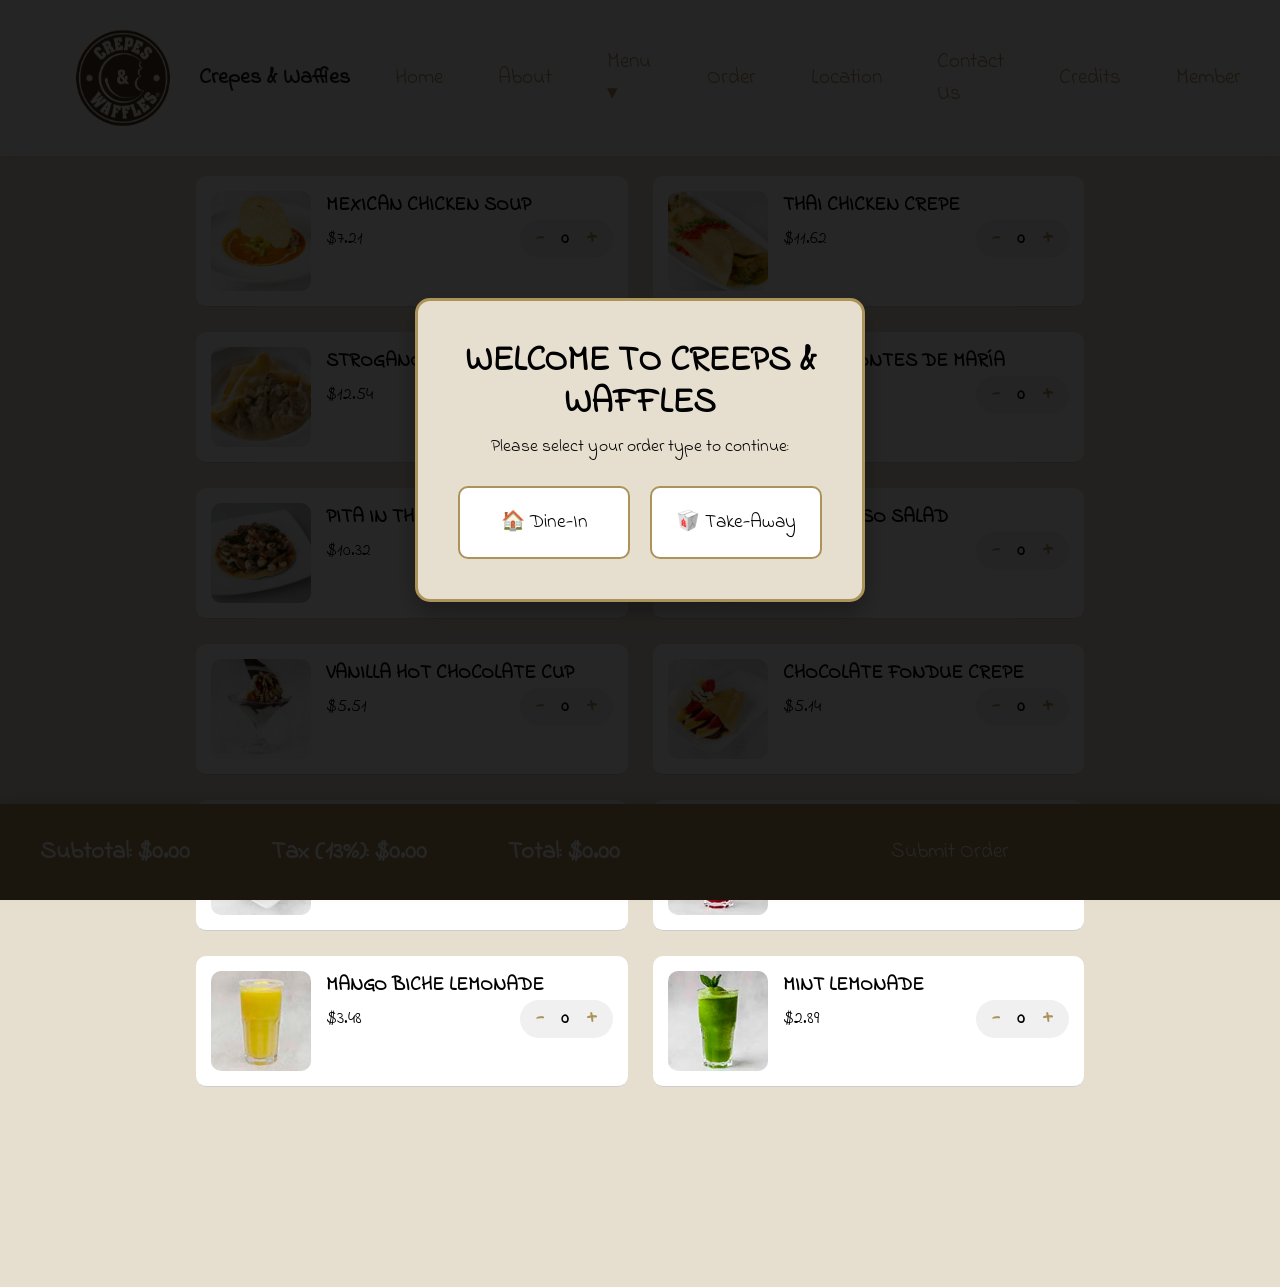
<file: order.html>
<!DOCTYPE html>
<html lang="en">
<head>
    <meta charset="UTF-8">
    <meta name="viewport" content="width=device-width, initial-scale=1.0">
    <link rel="stylesheet" href="styles/bootstrap.css">
    <link rel="stylesheet" href="styles/style.css">
<link rel="preconnect" href="https://fonts.googleapis.com">
<link rel="preconnect" href="https://fonts.gstatic.com" crossorigin>
<link href="https://fonts.googleapis.com/css2?family=Indie+Flower&display=swap" rel="stylesheet">
<script src="order.js"></script>
    <title>Crepes & Waffles</title>
</head>
<body>
   
    <!-- ── Navbar ───────────────────────────────── -->
    <nav class="navbar navbar-expand-md navbar-light bg-light px-xl-5 px-2">
        <a class="navbar-brand" href="index.html">
            <img src="images/crepes_logo.png" alt="logo" width="140" height="110">
            <span><b> Crepes & Waffles</b></span>
        </a>
        <button class="navbar-toggler" type="button" data-toggle="collapse" data-target="#navbarSupportedContent"
            aria-controls="navbarSupportedContent" aria-expanded="false" aria-label="Toggle navigation">
            <span class="navbar-toggler-icon"></span>
        </button>
        <div class="collapse navbar-collapse justify-content-xl-end" id="navbarSupportedContent">
            <div class="nav-item"><a class="nav-link" href="index.html">Home</a></div>
            <div class="nav-item"><a class="nav-link" href="about.html">About</a></div>
            <div class="nav-item dropdown">
                <a class="nav-link" href="#">Menu ▾</a>
                <div class="dropdown-menu">
                    <a class="dropdown-item" href="calendar.html">Calendar</a>
                    <a class="dropdown-item" href="gallery.html">Gallery</a>
                    <a class="dropdown-item" href="menulist.html">Menu List</a>
                    <a class="dropdown-item" href="game.html">Game</a>
                </div>
            </div>
            <div class="nav-item"><a class="nav-link" href="order.html">Order</a></div>
            <div class="nav-item"><a class="nav-link" href="location.html">Location</a></div>
            <div class="nav-item"><a class="nav-link" href="contact.html">Contact Us</a></div>
            <div class="nav-item"><a class="nav-link" href="credits.html">Credits</a></div>
            <div class="nav-item"><a class="nav-link" href="member.html">Member</a></div>
        </div>
    </nav>




<div id="order-modal" class="modal-overlay">
    <div class="modal-box">
        <h2 >WELCOME TO CREEPS & WAFFLES</h2>
        <p>Please select your order type to continue:</p>
        <div class="modal-options">
            <button onclick="selectOrderType('Dine-In')" class="order-btn">🏠 Dine-In</button>
            <button onclick="selectOrderType('Take-Away')" class="order-btn">🥡 Take-Away</button>
        </div>
    </div>
</div>

<div class="container">
    <section class="menu-grid">
        
        <div class="menu-card">
            <div class="image-container"><img src="images/sopa_mexicana.jpg" alt="Mexican Soup"></div>
            <div class="info-container">
                <b>MEXICAN CHICKEN SOUP</b>
              
                <div class="price-and-qty">
                    <span class="price">$7.21</span>
                    <div class="qty-selector">
                        <button type="button" onclick="changeQty('mexicanSoup', -1)">-</button>
                        <input type="number" id="mexicanSoup" value="0" readonly>
                        <button type="button" onclick="changeQty('mexicanSoup', 1)">+</button>
                    </div>
                </div>
            </div>
        </div>

        <div class="menu-card">
            <div class="image-container"><img src="images/pollo_thai.jpg" alt="Thai Crepe"></div>
            <div class="info-container">
                <b>THAI CHICKEN CREPE</b>
             
                <div class="price-and-qty">
                    <span class="price">$11.62</span>
                    <div class="qty-selector">
                        <button type="button" onclick="changeQty('thaiChickenCrepe', -1)">-</button>
                        <input type="number" id="thaiChickenCrepe" value="0" readonly>
                        <button type="button" onclick="changeQty('thaiChickenCrepe', 1)">+</button>
                    </div>
                </div>
            </div>
        </div>

        <div class="menu-card">
            <div class="image-container"><img src="images/crepe_stroganof.jpg" alt="Stroganoff"></div>
            <div class="info-container">
                <b>STROGANOFF CREPE</b>
       
                <div class="price-and-qty">
                    <span class="price">$12.54</span>
                    <div class="qty-selector">
                        <button type="button" onclick="changeQty('stroganoffCrepe', -1)">-</button>
                        <input type="number" id="stroganoffCrepe" value="0" readonly>
                        <button type="button" onclick="changeQty('stroganoffCrepe', 1)">+</button>
                    </div>
                </div>
            </div>
        </div>

        <div class="menu-card">
            <div class="image-container"><img src="images/crepe_monte.jpg" alt="Montes de Maria"></div>
            <div class="info-container">
                <b>CREPE MONTES DE MARÍA</b>
    
                <div class="price-and-qty">
                    <span class="price">$9.92</span>
                    <div class="qty-selector">
                        <button type="button" onclick="changeQty('crepeMontesDeMaria', -1)">-</button>
                        <input type="number" id="crepeMontesDeMaria" value="0" readonly>
                        <button type="button" onclick="changeQty('crepeMontesDeMaria', 1)">+</button>
                    </div>
                </div>
            </div>
        </div>

        <div class="menu-card">
            <div class="image-container"><img src="images/pita_bosque.jpg" alt="Pita Forest"></div>
            <div class="info-container">
                <b>PITA IN THE FOREST</b>
 
                <div class="price-and-qty">
                    <span class="price">$10.32</span>
                    <div class="qty-selector">
                        <button type="button" onclick="changeQty('pitaInTheForest', -1)">-</button>
                        <input type="number" id="pitaInTheForest" value="0" readonly>
                        <button type="button" onclick="changeQty('pitaInTheForest', 1)">+</button>
                    </div>
                </div>
            </div>
        </div>

        <div class="menu-card">
            <div class="image-container"><img src="images/ensalada_valparaiso.jpg" alt="Salad"></div>
            <div class="info-container">
                <b>VALPARAÍSO SALAD</b>
     
                <div class="price-and-qty">
                    <span class="price">$15.10</span>
                    <div class="qty-selector">
                        <button type="button" onclick="changeQty('valparaisoSalad', -1)">-</button>
                        <input type="number" id="valparaisoSalad" value="0" readonly>
                        <button type="button" onclick="changeQty('valparaisoSalad', 1)">+</button>
                    </div>
                </div>
            </div>
        </div>

        <div class="menu-card">
            <div class="image-container"><img src="images/vainilla_hot.jpg" alt="Vanilla Cup"></div>
            <div class="info-container">
                <b>VANILLA HOT CHOCOLATE CUP</b>

                <div class="price-and-qty">
                    <span class="price">$5.51</span>
                    <div class="qty-selector">
                        <button type="button" onclick="changeQty('vanillaHotChocolateCup', -1)">-</button>
                        <input type="number" id="vanillaHotChocolateCup" value="0" readonly>
                        <button type="button" onclick="changeQty('vanillaHotChocolateCup', 1)">+</button>
                    </div>
                </div>
            </div>
        </div>

        <div class="menu-card">
            <div class="image-container"><img src="images/crepe_chocolate.jpg" alt="Chocolate Fondue"></div>
            <div class="info-container">
                <b>CHOCOLATE FONDUE CREPE</b>

                <div class="price-and-qty">
                    <span class="price">$5.14</span>
                    <div class="qty-selector">
                        <button type="button" onclick="changeQty('chocolateFondueCrepe', -1)">-</button>
                        <input type="number" id="chocolateFondueCrepe" value="0" readonly>
                        <button type="button" onclick="changeQty('chocolateFondueCrepe', 1)">+</button>
                    </div>
                </div>
            </div>
        </div>

        <div class="menu-card">
            <div class="image-container"><img src="images/waffle_frutos.jpg" alt="Waffle Berries"></div>
            <div class="info-container">
                <b>WAFFLE WITH BERRIES</b>

                <div class="price-and-qty">
                    <span class="price">$5.51</span>
                    <div class="qty-selector">
                        <button type="button" onclick="changeQty('waffleWithBerries', -1)">-</button>
                        <input type="number" id="waffleWithBerries" value="0" readonly>
                        <button type="button" onclick="changeQty('waffleWithBerries', 1)">+</button>
                    </div>
                </div>
            </div>
        </div>

        <div class="menu-card">
            <div class="image-container"><img src="images/jugo_frambuesa.jpg" alt="Raspberry"></div>
            <div class="info-container">
                <b>RASPBERRY JUICE</b>
   
                <div class="price-and-qty">
                    <span class="price">$3.48</span>
                    <div class="qty-selector">
                        <button type="button" onclick="changeQty('raspberryJuice', -1)">-</button>
                        <input type="number" id="raspberryJuice" value="0" readonly>
                        <button type="button" onclick="changeQty('raspberryJuice', 1)">+</button>
                    </div>
                </div>
            </div>
        </div>

        <div class="menu-card">
            <div class="image-container"><img src="images/limonada_mango.jpg" alt="Mango Lemonade"></div>
            <div class="info-container">
                <b>MANGO BICHE LEMONADE</b>
           
                <div class="price-and-qty">
                    <span class="price">$3.48</span>
                    <div class="qty-selector">
                        <button type="button" onclick="changeQty('mangoBicheLemonade', -1)">-</button>
                        <input type="number" id="mangoBicheLemonade" value="0" readonly>
                        <button type="button" onclick="changeQty('mangoBicheLemonade', 1)">+</button>
                    </div>
                </div>
            </div>
        </div>

        <div class="menu-card">
            <div class="image-container"><img src="images/limonada_hierbabuena.jpg" alt="Mint Lemonade"></div>
            <div class="info-container">
                <b>MINT LEMONADE</b>
     
                <div class="price-and-qty">
                    <span class="price">$2.89</span>
                    <div class="qty-selector">
                        <button type="button" onclick="changeQty('mintLemonade', -1)">-</button>
                        <input type="number" id="mintLemonade" value="0" readonly>
                        <button type="button" onclick="changeQty('mintLemonade', 1)">+</button>
                    </div>
                </div>
            </div>
        </div>
    </section>
</div>

<div class="footer-total">
    <div class="container d-flex justify-content-between align-items-center">
        <span id="subtotal">Subtotal: $0.00</span>
        <span id="tax">Tax (13%): $0.00</span>
        <strong id="estimate">Total: $0.00</strong>
    </div>
    <button type="button" class="btn-submit-order" onclick="submitOrder()">
            Submit Order
        </button>
</div>
<footer class="container-fluid">
       
    </footer>
        <script src="https://code.jquery.com/jquery-3.2.1.slim.min.js"
        integrity="sha384-KJ3o2DKtIkvYIK3UENzmM7KCkRr/rE9/Qpg6aAZGJwFDMVNA/GpGFF93hXpG5KkN"
        crossorigin="anonymous"></script>
    <script src="https://cdnjs.cloudflare.com/ajax/libs/popper.js/1.12.9/umd/popper.min.js"
        integrity="sha384-ApNbgh9B+Y1QKtv3Rn7W3mgPxhU9K/ScQsAP7hUibX39j7fakFPskvXusvfa0b4Q"
        crossorigin="anonymous"></script>
    <script src="https://maxcdn.bootstrapcdn.com/bootstrap/4.0.0/js/bootstrap.min.js"
        integrity="sha384-JZR6Spejh4U02d8jOt6vLEHfe/JQGiRRSQQxSfFWpi1MquVdAyjUar5+76PVCmYl"
        crossorigin="anonymous"></script>
</body>
</html>
</file>
<file: styles/style.css>
html {
    font-size: 1rem;
  }
  


@media (min-width: 576px) {
    html {
      font-size: 1.0rem; 
    }
}
  

@media (min-width: 768px) {
    html {
      font-size: 1.05rem; 
    }
}
  

@media (min-width: 992px) {
    html {
      font-size: 1.1rem; 
    }
}

body{
    background-color: #E6DFCF;
    color: white;
     font-family: 'Indie Flower', cursive;
    color: #000000;
}


a {

    transition: color 0.3s ease, box-shadow 0.3s ease; 
    text-decoration: none; 
}


a:focus {
    outline: none;
    box-shadow: none;
}

.nav-item a:hover{
    text-decoration: underline;
    cursor: pointer;
    box-shadow: rgba(6, 24, 44, 0.4) 0px 0px 0px 2px, rgba(6, 24, 44, 0.65) 0px 4px 6px -1px, rgba(255, 255, 255, 0.08) 0px 1px 0px inset;
}
a:visited{
    color: black;
}
a:link{
    color: black;
}

@media(min-width : 992px){
#mainImage{
    min-height: 640px;
    }   
}

.imageOverlay{
    position : relative;
}

.imageOverlay:after, .imageOverlay:before {
    position:absolute;
    opacity:0;
    transition: all 0.5s;
    -webkit-transition: all 0.5s;
}
.imageOverlay:before {
    content: attr(data-content);
    width:100%;
    color:#000000;
    z-index:1;
    bottom:0;
    padding:4px 10px;
    text-align:center;
    background:#AC9359;
    box-sizing:border-box;
    -moz-box-sizing:border-box;
}
.imageOverlay:hover:after, .imageOverlay:hover:before {
    opacity:1;
}
.nav-item a{
    font-size: larger;
    color: #AC9359;
}
.frontPage{
    font-size: 2.6rem;
}
.slogan{
    font-size: 1.4rem;
}

.btn-custom-gold {
    background-color: #AC9359;
    border-color: #AC9359;
    color: rgb(0, 0, 0); 
    transition: background-color 0.3s;
}
.btn-custom-gold:hover {
    background-color: #90784B; 
    border-color: #90784B;
    color: rgb(0, 0, 0);
}




/* --- AJUSTES PARA ESTILO MENÚ PROFESIONAL --- */

.menu-grid {
    display: grid;
    grid-template-columns: repeat(auto-fill, minmax(450px, 1fr));
    gap: 30px;
    padding: 40px 20px;
    width: 80%;
    margin-left: auto;
    margin-right: auto;
}

.menu-card {
    display: flex; /* Alinea imagen y texto de lado a lado */
    flex-direction: row; 
    background-color: transparent; /* Quitamos el fondo blanco para que sea como el ejemplo */
    border-bottom: 1px solid #ccc; /* Línea divisoria sutil */
    border-radius: 0;
    padding: 0 0 20px 0;
    box-shadow: none; /* Quitamos la sombra para un look más limpio */
    gap: 20px;
    align-items: flex-start;
}

.menu-card:hover {
    transform: none; /* Quitamos el salto para que sea más serio */
}

/* Ajuste de la imagen */
.imageOverlay {
    flex: 0 0 140px; /* Ancho fijo para la imagen */
    height: 140px;
}

.propertiesImage {
    width: 100%;
    height: 100%;
    object-fit: cover;
    border-radius: 12px;
}

/* Ajuste del contenido de texto */
.menu-card .col-xl-6 {
    flex: 1;
    max-width: 100%; /* Quitamos la restricción de Bootstrap */
    padding: 0;
    display: flex;
    flex-direction: column;
}


.menu-card p {
    font-family: 'Indie Flower', cursive; /* Tu fuente actual */
    font-size: 1rem;
    color: #555;
    margin: 5px 0;
    line-height: 1.2;
}


/* Botón estilo píldora */
.btn-custom-gold {
    border-radius: 50px;
    padding: 2px 20px;
    font-size: 0.9rem;
    align-self: flex-start; /* Alinea el botón a la izquierda */
}

/* Ajuste para móviles */
@media (max-width: 576px) {
    .menu-grid {
        grid-template-columns: 1fr;
    }
    .menu-card {
        gap: 10px;
    }
    .imageOverlay {
        flex: 0 0 100px;
        height: 100px;
    }
}



/* About page styles */



/* Containers */
.container {
    max-width: 1200px;
    margin: 0 auto;
    padding: 0 20px;
}

/* Intro */
.about-intro {
    text-align: center;
    padding: 80px 0 40px;
}

.intro-text {
    max-width: 700px;
    margin: 0 auto;
    font-size: 1.2rem;
}

/* Cards */
.about-values {
    padding: 40px 0;
}

.cards-grid {
    display: grid;
    grid-template-columns: repeat(auto-fit, minmax(260px, 1fr));
    gap: 25px;
}

.value-card {
    background: #fff;
    padding: 30px;
    border-radius: 16px;
    box-shadow: 0 6px 15px rgba(0,0,0,0.08);
}


/* Image + text */
.about-highlight {
    padding: 80px 0;
    background-color: #f5f0e6;
}

.highlight-flex {
    display: flex;
    align-items: center;
    gap: 50px;
}

.highlight-flex img {
    width: 50%;
    border-radius: 20px;
}

.highlight-text {
    width: 50%;
}

.highlight-text h3 {
    margin-bottom: 15px;
}




/* dropdown css  */
.dropdown {
    position: relative;
}

/* Hidden by default */
.dropdown-menu {
    display: none;
    position: absolute;
    top: 100%;
    left: 0;
    background-color: #fff;
    min-width: 180px;
    border-radius: 8px;
    box-shadow: 0 8px 20px rgba(0,0,0,0.15);
    z-index: 1000;
}

/* Show on hover */
.dropdown:hover .dropdown-menu {
    display: block;
}

/* Dropdown links */
.dropdown-item {
    display: block;
    padding: 10px 20px;
    text-decoration: none;
    color: #333;
}

.dropdown-item:hover {
    background-color: #f5f0e6;
}




/* css menu  */

.menu-grid {
    display: grid;
    grid-template-columns: repeat(auto-fill, minmax(350px, 1fr));
    gap: 25px;
    padding: 20px;
    margin-bottom: 100px; /* Espacio para que el total no tape el menú */
}

/* Tarjeta de producto */
.menu-card {
    display: flex;
    background: white;
    border-radius: 10px;
    padding: 15px;
    gap: 15px;
}

.image-container img {
    width: 100px;
    height: 100px;
    object-fit: cover;
    border-radius: 10px;
}

.info-container {
    flex: 1;
    display: flex;
    flex-direction: column;
}

.info-container b {
    font-family: 'Indie Flower', cursive;
    font-size: 1.1rem;
}







/* order css */

/* Full screen overlay */
.modal-overlay {
    position: fixed;
    top: 0;
    left: 0;
    width: 100%;
    height: 100%;
    background: rgba(0, 0, 0, 0.85);
    display: flex;
    justify-content: center;
    align-items: center;
    z-index: 10000; /* High number to stay above Bootstrap nav */
}

/* The popup box */
.modal-box {
    background: #E6DFCF; 
    padding: 40px;
    border-radius: 15px;
    text-align: center;
    max-width: 450px;
    border: 3px solid #AC9359;
    box-shadow: 0 10px 25px rgba(0,0,0,0.3);
}

.modal-options {
    display: flex;
    gap: 20px;
    margin-top: 25px;
}

.order-btn {
    flex: 1;
    padding: 20px;
    font-size: 1.1rem;
    font-family: 'Indie Flower', cursive;
    background: white;
    border: 2px solid #AC9359;
    border-radius: 10px;
    cursor: pointer;
    transition: 0.3s;
}

.order-btn:hover {
    background: #AC9359;
    color: white;
}

.btn-submit-order {
    background-color: #ffffff; /* Black button looks very elegant on Gold background */
    color: #AC9359;
    border: none;
    padding: 10px 25px;
    border-radius: 50px;
    font-family: 'Indie Flower', cursive;
    font-size: 1.1rem;
    cursor: pointer;
    transition: transform 0.2s, background-color 0.2s;
    
}

.btn-submit-order:hover {
    background-color: #ffffff;
    transform: scale(1.05);
}



/* Selector de cantidad */
.price-and-qty {
    display: flex;
    justify-content: space-between;
    align-items: center;
    margin-top: auto;
}

.qty-selector {
    display: flex;
    align-items: center;
    background: #f0f0f0;
    border-radius: 20px;
    padding: 2px 10px;
}

.qty-selector input {
    width: 30px;
    border: none;
    background: transparent;
    text-align: center;
    font-weight: bold;
    
}

.qty-selector input::-webkit-inner-spin-button { display: none; }

.qty-selector button {
    border: none;
    background: none;
    font-weight: bold;
    font-size: 1.2rem;
    cursor: pointer;
    color: #AC9359;
}

/* Barra inferior fija */
.footer-total {
    position: fixed;
    bottom: 0;
    width: 100%;
    background: #AC9359;
    color: white;
    padding: 20px;
    font-size: 1.4rem;
    font-weight: bold;
    box-shadow: 0 -5px 10px rgba(0,0,0,0.1);
    display: flex;
}




/*css contact page  */

/* 1. Main Section Container */
.contact-section {
    padding-top: 80px;
    padding-bottom: 50px;
    min-height: 100vh;
    display: flex;
    justify-content: center;
    align-items: flex-start;
}

/* 2. The Main White Box */
.contact-wrapper {
    display: flex;
    gap: 50px;
    background: white;
    padding: 40px;
    border-radius: 15px;
    box-shadow: 0 10px 30px rgba(0,0,0,0.1);
    margin-bottom: 50px;
    max-width: 1000px;
    width: 90%; /* Responsive width */
}

.contact-form-box, .contact-info-box {
    flex: 1;
}

/* 3. Typography */
.contact-form-box h3, .contact-info-box h3 {
    font-family: 'Indie Flower', cursive;
    color: #AC9359;
    margin-bottom: 20px;
    font-size: 1.8rem;
}

/* 4. Form Inputs (The fix for the "squished" boxes) */
.input-group {
    margin-bottom: 20px;
    display: flex;
    flex-direction: column;
}

.input-group label {
    margin-bottom: 5px;
    font-weight: bold;
    color: #555;
}

.input-group input, 
.input-group select, 
.input-group textarea {
    padding: 12px;
    border: 1px solid #ddd;
    border-radius: 8px;
    font-family: inherit;
    width: 100%; /* CRITICAL: This prevents the overlapping look */
    box-sizing: border-box; /* Ensures padding doesn't push width past 100% */
}

/* 5. The Right Side Info Box */
.contact-info-box {
    background: #fdfbf7;
    padding: 30px;
    border-radius: 12px;
    border-left: 5px solid #AC9359;
}

.info-item {
    margin-bottom: 15px;
}

.info-item strong {
    color: #AC9359;
    display: block;
}

/* 6. Social Icons (The fix for the disappearing logos) */
.social-icons {
    display: flex;
    gap: 15px;
    flex-wrap: wrap;
    margin-top: 10px;
}

.social-icons a img {
    width: 35px;  /* Set a specific size */
    height: 35px; /* Set a specific size */
    object-fit: contain;
    transition: transform 0.3s ease;
    filter: grayscale(0.5); /* Optional: makes them look subtle until hover */
}

.social-icons a:hover img {
    transform: scale(1.2);
    filter: grayscale(0); /* Pops to full color on hover */
}

/* 7. The Button */
.btn-submit-order {
    background-color: #AC9359;
    color: white;
    border: none;
    padding: 12px 20px;
    border-radius: 8px;
    cursor: pointer;
    font-family: 'Indie Flower', cursive;
    font-size: 1.2rem;
    width: 100%;
    transition: background 0.3s;
}

.btn-submit-order:hover {
    background-color: #8e7949;
}

/* 8. Responsive for Mobile */
@media (max-width: 768px) {
    .contact-wrapper {
        flex-direction: column;
        padding: 20px;
    }
}

/*css gallery page  */
.gallery-item {
    position: relative;
    overflow: hidden; /* Corta el zoom de la imagen */
    border-radius: 15px;
    cursor: pointer;
}

.gallery-item img {
    transition: transform 0.5s ease;
    width: 100%;
    display: block;
}

.gallery-overlay {
    position: absolute;
    top: 0;
    left: 0;
    width: 100%;
    height: 100%;
    background: rgba(172, 147, 89, 0.7); /* Tu dorado con transparencia */
    display: flex;
    justify-content: center;
    align-items: center;
    opacity: 0;
    transition: opacity 0.4s ease;
}

.gallery-overlay span {
    color: white;
    font-family: 'Indie Flower', cursive;
    font-size: 1.5rem;
    border: 2px solid white;
    padding: 10px 20px;
}

/* Efectos al pasar el mouse */
.gallery-item:hover img {
    transform: scale(1.1); /* Zoom suave */
}

.gallery-item:hover .gallery-overlay {
    opacity: 1; /* Aparece el texto dorado */
}



/*css credits page  */
/* Contenedor Principal de Créditos */
.credits-box {
    background: #ffffff;
    padding: 40px;
    border-radius: 20px;
    box-shadow: 0 10px 30px rgba(0,0,0,0.05);
    margin: 40px auto;
}

.credits-intro {
    font-size: 1.2rem;
    color: #666;
    margin-bottom: 40px;
}

/* Línea Dorada */
.gold-line {
    border: none;
    height: 3px;
    background-color: #AC9359;
    width: 80px;
    margin: 20px auto;
}

/* Títulos de secciones */
.credits-box h4 {
    font-family: 'Indie Flower', cursive;
    color: #AC9359;
    font-size: 1.8rem;
    margin-top: 30px;
    margin-bottom: 10px;
}

/* Organización de las imágenes del Menú */
/* Esto hará que las 12 fotos se vean en filas de 3 o 4 según el ancho */
.credits-box a img {
    margin: 10px;
    border-radius: 10px;
    transition: transform 0.3s ease;
    border: 1px solid #eee;
    object-fit: cover;
    height: 150px; /* Tamaño uniforme para la galería de créditos */
    width: 200px;
}

.credits-box a img:hover {
    transform: scale(1.05);
    border-color: #AC9359;
}

/* Estilo del Footer de Créditos */
.credits-footer {
    margin-top: 50px;
    padding: 20px;
    background-color: #fdfbf7;
    border-radius: 10px;
}

.credits-footer a {
    color: #AC9359;
    font-weight: bold;
    text-decoration: none;
}

.credits-footer a:hover {
    text-decoration: underline;
}

/* Footer de la página (Copyright) */
footer h6 {
    color: #888;
    font-size: 0.9rem;
    padding: 20px 0;
}





/* --- CONFIGURACIÓN GENERAL --- */

h1, h2, h3, .frontPage {
    color: #000;
    font-weight: bold;
}

#mainImage {
    border-radius: 30px; /* Bordes redondeados elegantes */
    transition: transform 0.5s ease;
}

#mainImage:hover {
    transform: translateY(-10px); /* Efecto sutil al pasar el mouse */
}



/* --- BOTONES --- */
.btn-custom-gold {
    background-color: #AC9359;
    border: none;
    color: white;
    padding: 12px 30px;
    border-radius: 50px;
    font-size: 1.1rem;
    box-shadow: 0 4px 15px rgba(172, 147, 89, 0.3);
}

.btn-custom-gold:hover {
    background-color: #90784B;
    transform: scale(1.05);
    color: white;
}

/* --- TESTIMONIOS (CARDS) --- */
.card {
    border-radius: 20px !important;
    transition: 0.3s ease;
    background-color: white !important;
}

.card:hover {
    transform: translateY(-5px);
    box-shadow: 0 10px 25px rgba(0,0,0,0.1) !important;
}



/* --- NAVBAR AJUSTES --- */
.navbar {
    padding: 1rem 2rem;
    box-shadow: 0 2px 10px rgba(0,0,0,0.05);
}

.nav-link {
    margin: 0 10px;
    font-weight: 500;
    color: #AC9359 !important;
}

/* --- FOOTER --- */
footer {
    padding: 40px 0;
    margin-top: 60px;
}

footer hr {
    border-top: 2px solid #AC9359;
    width: 100px;
    margin: 20px auto;
    font-size: 30px;
}

hr {
    border: none;
    height: 3px;
    background-color: #AC9359;
    width: 100px;
    margin: 20px auto;
}

    /* weather
    ──────────────────────────── */
#weather-widget {
    float: left; /* Sends it to the complete left */
    margin: 15px 0 10px 40px; /* Aligns with your brand logo/text margin */
    
    /* Blurry Background Rectangle */
    background: rgba(255, 255, 255, 0.4); 
    backdrop-filter: blur(12px); 
    -webkit-backdrop-filter: blur(12px);
    
    border: 1px solid rgba(255, 255, 255, 0.3);
    border-radius: 15px; /* Softer rounded corners */
    
    /* Force the Rectangle Shape */
    width: 350px; /* Adjust this width to make it as long as you like */
    padding: 12px 25px;
    
    color: #4a3728; /* Your brand brown */
    font-family: 'Indie Flower', cursive; 
    z-index: 1000;
}

#weather-content {
    display: flex !important;
    align-items: center;
    justify-content: space-between; /* Spreads content across the rectangle */
}

#weather-icon img {
    width: 45px;
    filter: sepia(0.4) contrast(0.9);
}

/* Grouping text to stay together in the rectangle */
#weather-info {
    display: flex;
    flex-direction: row; /* Layout text in a single line */
    align-items: baseline;
    gap: 15px;
}

#weather-city {
    font-size: 25px;
    font-weight: bold;
}

#weather-temp {
    font-size: 25px;
}

#weather-desc {
    font-size: 15px;
    opacity: 0.7;
    font-style: italic;
}

/* Make sure the clearfix is still there to prevent overlap */
        /* ── Dashboard Section ──────────────────────────── */
        #dashboard-section {
            background-color: #faf8f4;
            padding: 40px 20px;
        }
        #dashboard-section h2 {
            color: #AC9359;
        }
        .chart-card {
            background: white;
            border-radius: 12px;
            padding: 20px;
            box-shadow: 0 2px 10px rgba(0,0,0,0.08);
            margin-bottom: 30px;
        }
        .chart-card h5 {
            color: #AC9359;
            margin-bottom: 4px;
        }
        .chart-card p.chart-desc {
            font-size: 13px;
            color: #888;
            margin-bottom: 12px;
        }
        .prediction-box {
            background: #f5f0e8;
            border-left: 4px solid #AC9359;
            padding: 10px 15px;
            border-radius: 6px;
            margin-top: 14px;
            font-size: 14px;
        }
        .prediction-box span {
            font-weight: bold;
            color: #AC9359;
        }
        #loading-msg {
            text-align: center;
            padding: 40px;
            color: #AC9359;
            font-size: 18px;
        }
</file>
<file: styles/calendar.css>
article {
    max-width: 1100px;
    margin: 40px auto;
    padding: 20px;
}

article h2 {
    text-align: center;
    margin-bottom: 20px;
    font-size: 2.2rem;
}

/* Table base */
table {
    width: 100%;
    border-collapse: collapse;
    background: white;
    border-radius: 20px;
    overflow: hidden;
    box-shadow: 0 10px 25px rgba(0,0,0,0.1);
}

/* Caption (January 2026) */
caption {
    caption-side: top;
    font-size: 1.8rem;
    font-weight: bold;
    padding: 15px;
    color: #AC9359;
}

/* Weekdays header */
thead th {
    background-color: #AC9359;
    color: white;
    text-align: center;
    padding: 15px 0;
    font-size: 1.1rem;
}

/* Calendar cells */
tbody td {
    vertical-align: top;
    border: 1px solid #eee;
    height: 140px;
    padding: 8px;
    position: relative;
}

/* Day number */
tbody td h1 {
    font-size: 1.4rem;
    margin: 0 0 5px 0;
    color: #AC9359;
}

/* =========================
   ORDERS STYLING
========================= */

/* Base order text */
tbody td p {
    font-size: 0.85rem;
    margin: 3px 0;
    padding: 4px 6px;
    border-radius: 6px;
    line-height: 1.2;
}

/* Dine In */
.dine_in {
    background-color: rgba(172, 147, 89, 0.15);
    border-left: 4px solid #AC9359;
}

/* Dine Out */
.dine_out {
    background-color: rgba(0, 0, 0, 0.05);
    border-left: 4px solid #555;
}

/* =========================
   FOOTER LEGEND
========================= */

/* Calendar legend */

.calendar-legend {
    text-align: center;
    padding: 18px;
    font-size: 0.9rem;
    background: none;
}

.calendar-legend span {
    margin: 0 8px;
}

/* Legend indicators */
.legend-in {
    color: #AC9359;
    font-weight: bold;
}

.legend-out {
    color: #777;
    font-weight: bold;
}

.legend-divider {
    color: #ccc;
}


/* =========================
   RESPONSIVE
========================= */

@media (max-width: 768px) {
    tbody td {
        height: auto;
    }

    tbody td h1 {
        font-size: 1.2rem;
    }

    tbody td p {
        font-size: 0.75rem;
    }
}
</file>
<file: styles/member.css>
/* =============================================
   Crepes & Waffles — member.css
   ============================================= */

/* ── Banner ─────────────────────────────────── */
.member-banner {
    position: relative;
    width: 100%;
    min-height: 220px;
    background: linear-gradient(rgba(74,44,10,0.55), rgba(74,44,10,0.55)),
                url('../images/banner.jpg') center center / cover no-repeat;
    display: flex;
    flex-direction: column;
    align-items: center;
    justify-content: center;
    overflow: hidden;
    padding: 48px 20px 40px;
    text-align: center;
}

/* Soft fade at bottom into page bg */
.member-banner::after {
    content: '';
    position: absolute;
    bottom: 0;
    left: 0;
    right: 0;
    height: 60px;
    background: linear-gradient(to bottom, transparent, #E6DFCF);
    pointer-events: none;
}

.member-banner .banner-icon {
    font-size: 2.8rem;
    margin-bottom: 12px;
    position: relative;
    z-index: 1;
}

.member-banner h2 {
    font-family: 'Indie Flower', cursive;
    font-size: 2.8rem;
    color: #ffffff;
    margin: 0;
    letter-spacing: 1px;
    text-shadow: 0 2px 8px rgba(0,0,0,0.4);
    position: relative;
    z-index: 1;
}

.member-banner p.banner-sub {
    font-family: 'Indie Flower', cursive;
    color: rgba(255,255,255,0.82);
    font-size: 1.1rem;
    margin-top: 8px;
    position: relative;
    z-index: 1;
}

.member-banner .gold-rule {
    display: flex;
    align-items: center;
    gap: 12px;
    margin-top: 14px;
    position: relative;
    z-index: 1;
}

.member-banner .gold-rule span {
    display: block;
    width: 60px;
    height: 2px;
    background: #AC9359;
    border-radius: 2px;
    opacity: 0.8;
}

.member-banner .gold-rule em {
    color: #AC9359;
    font-style: normal;
    font-size: 1.4rem;
}

/* ── Section subtitle ───────────────────────── */
.member-subtitle {
    text-align: center;
    font-family: 'Indie Flower', cursive;
    font-size: 1.05rem;
    color: #7b4f28;
    margin: 20px 0 8px;
}

/* ── Benefits strip ─────────────────────────── */
.member-benefits {
    display: flex;
    justify-content: center;
    gap: 14px;
    flex-wrap: wrap;
    margin: 0 auto 28px;
    max-width: 680px;
    padding: 0 16px;
}

.benefit-chip {
    display: flex;
    align-items: center;
    gap: 7px;
    background: #fff;
    border: 1px solid #d6be96;
    border-radius: 50px;
    padding: 6px 16px;
    font-family: 'Indie Flower', cursive;
    font-size: 0.95rem;
    color: #4a2c0a;
    box-shadow: 0 2px 6px rgba(172,147,89,0.12);
}

/* ── Form card ──────────────────────────────── */
#registrationForm {
    background: #ffffff;
    border: 1px solid #d6be96;
    border-radius: 18px;
    box-shadow:
        0 4px 6px rgba(74, 44, 10, 0.08),
        0 12px 32px rgba(74, 44, 10, 0.07);
    max-width: 600px;
    margin: 0 auto 48px;
    padding: 36px 40px;
}

/* ── Form section headings ──────────────────── */
.form-section-label {
    font-family: 'Indie Flower', cursive;
    font-size: 1.15rem;
    color: #AC9359;
    border-bottom: 2px solid #f0e0c0;
    padding-bottom: 6px;
    margin: 28px 0 16px;
}

.form-section-label:first-of-type {
    margin-top: 0;
}

/* ── Label + input rows ─────────────────────── */
.form-row {
    display: flex;
    flex-direction: column;
    margin-bottom: 14px;
}

.form-row label {
    font-family: 'Indie Flower', cursive;
    font-size: 1rem;
    color: #7b4f28;
    margin-bottom: 5px;
    font-weight: bold;
}

.form-row input {
    padding: 10px 14px;
    border: 1.5px solid #d6be96;
    border-radius: 9px;
    background: #fdfaf5;
    font-family: 'Indie Flower', cursive;
    font-size: 1rem;
    color: #4a2c0a;
    transition: border-color 0.2s, box-shadow 0.2s, background 0.2s;
    outline: none;
    width: 100%;
    box-sizing: border-box;
}

.form-row input:focus {
    border-color: #AC9359;
    background: #fffbf3;
    box-shadow: 0 0 0 3px rgba(172,147,89,0.18);
}

/* Two-column grid for short fields */
.form-cols {
    display: grid;
    grid-template-columns: 1fr 1fr;
    gap: 0 20px;
}

/* ── Small helper text ──────────────────────── */
.field-hint {
    font-size: 0.82rem;
    color: #b0946a;
    margin-top: 4px;
    font-family: 'Indie Flower', cursive;
}

/* ── Divider ────────────────────────────────── */
.form-divider {
    border: none;
    height: 2px;
    background: #f0e0c0;
    margin: 24px 0 20px;
}

/* ── Buttons ────────────────────────────────── */
.form-actions {
    display: flex;
    gap: 14px;
    margin-top: 28px;
}

#subButton,
#registrationForm input[type="submit"] {
    flex: 2;
    background: #AC9359;
    color: #ffffff;
    border: none;
    border-radius: 50px;
    padding: 12px 28px;
    font-family: 'Indie Flower', cursive;
    font-size: 1.15rem;
    cursor: pointer;
    box-shadow: 0 4px 14px rgba(172,147,89,0.35);
    transition: background 0.25s, transform 0.15s, box-shadow 0.2s;
}

#subButton:hover,
#registrationForm input[type="submit"]:hover {
    background: #90784B;
    transform: translateY(-2px);
    box-shadow: 0 6px 20px rgba(172,147,89,0.45);
}

#registrationForm input[type="reset"] {
    flex: 1;
    background: transparent;
    color: #7b4f28;
    border: 1.5px solid #d6be96;
    border-radius: 50px;
    padding: 12px 20px;
    font-family: 'Indie Flower', cursive;
    font-size: 1.05rem;
    cursor: pointer;
    transition: background 0.2s, border-color 0.2s, color 0.2s;
}

#registrationForm input[type="reset"]:hover {
    background: #f5ede0;
    border-color: #AC9359;
    color: #4a2c0a;
}

/* ── Privacy note ───────────────────────────── */
.privacy-note {
    text-align: center;
    font-family: 'Indie Flower', cursive;
    font-size: 0.88rem;
    color: #b0946a;
    margin-top: 16px;
}

.privacy-note span {
    color: #AC9359;
}

/* ── Responsive ─────────────────────────────── */
@media (max-width: 640px) {
    #registrationForm {
        padding: 24px 18px;
        margin: 0 12px 36px;
        border-radius: 14px;
    }

    .form-cols {
        grid-template-columns: 1fr;
    }

    .form-actions {
        flex-direction: column;
    }

    .member-banner h2 {
        font-size: 2rem;
    }

    .member-benefits {
        gap: 10px;
    }
}


#contactInfo label {
    display: block;
    font-weight: bold;
    color: #AC9359;
    margin-top: 10px;
    text-transform: capitalize;
}

#contactInfo input {
    width: 100%;
    border: 1px solid #f0e0c0;
    background: #fff;
    padding: 5px 10px;
    border-radius: 5px;
    margin-bottom: 5px;
}
</file>
